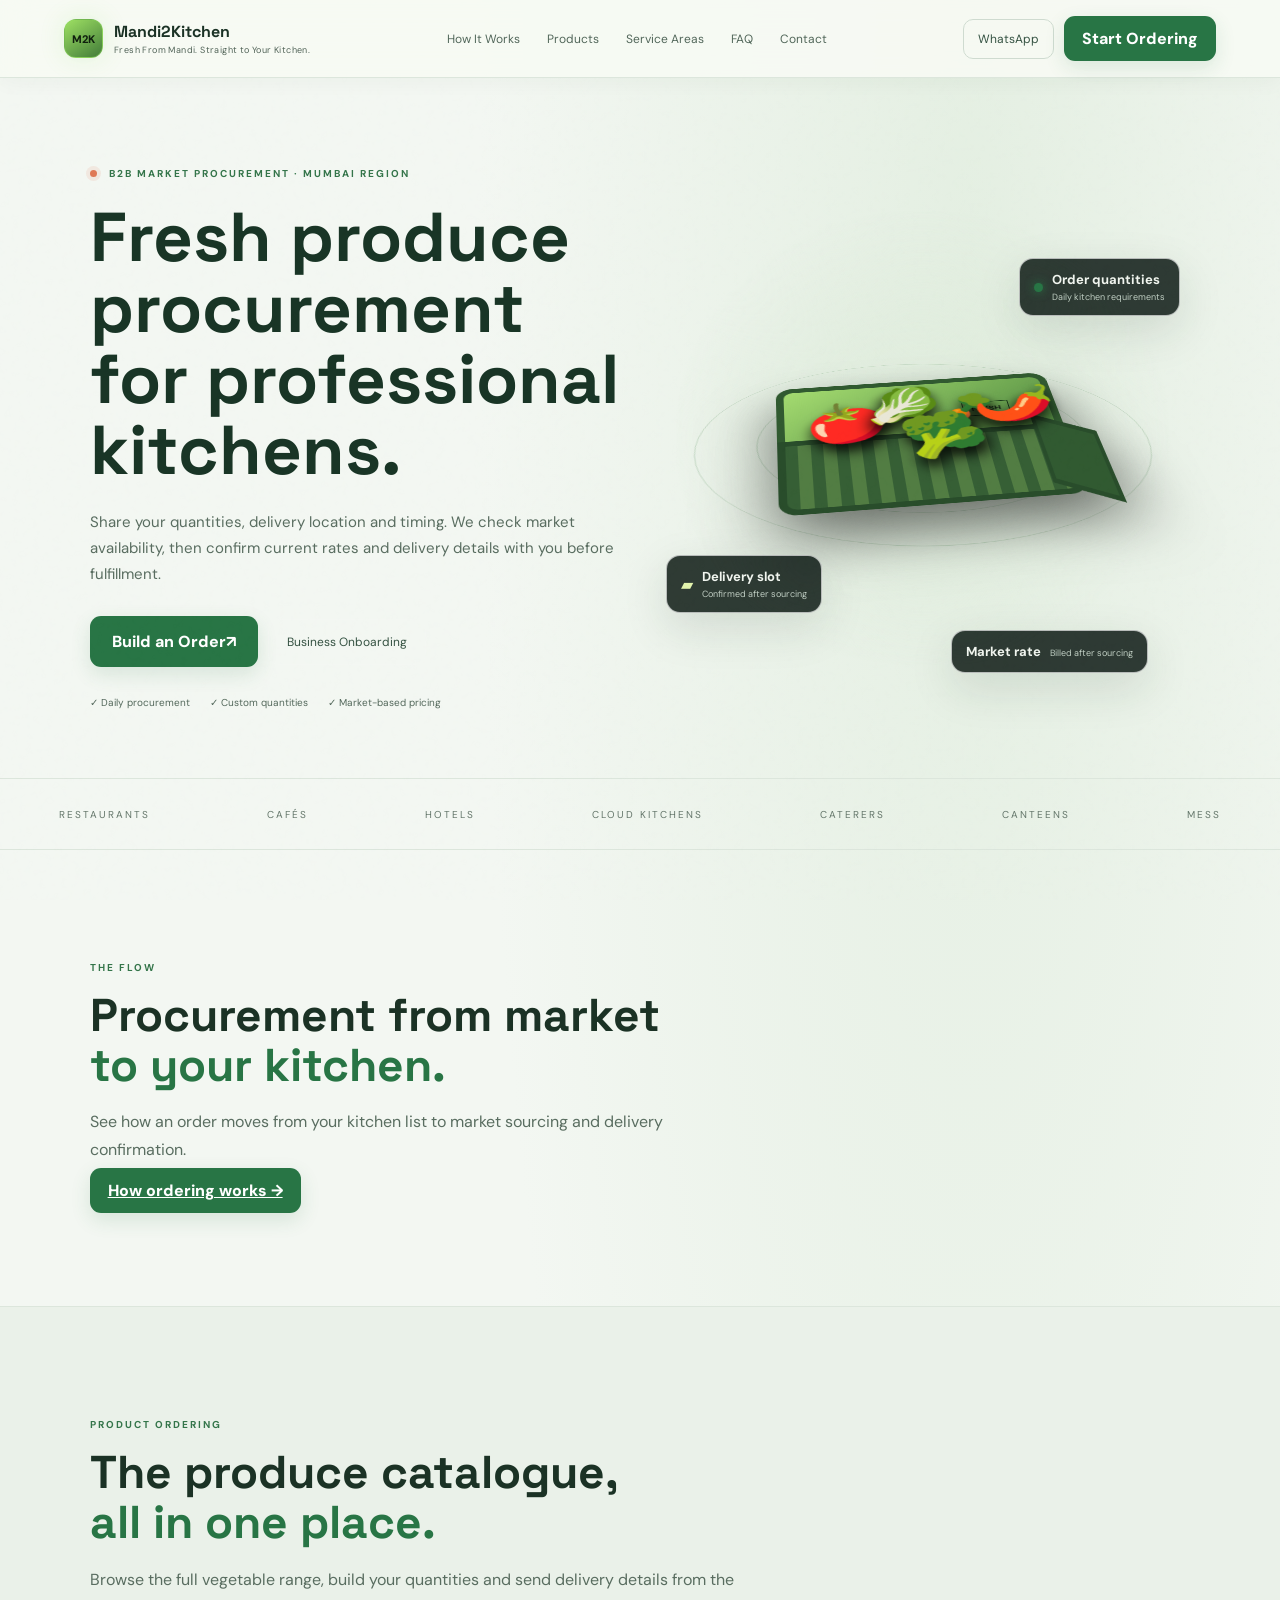
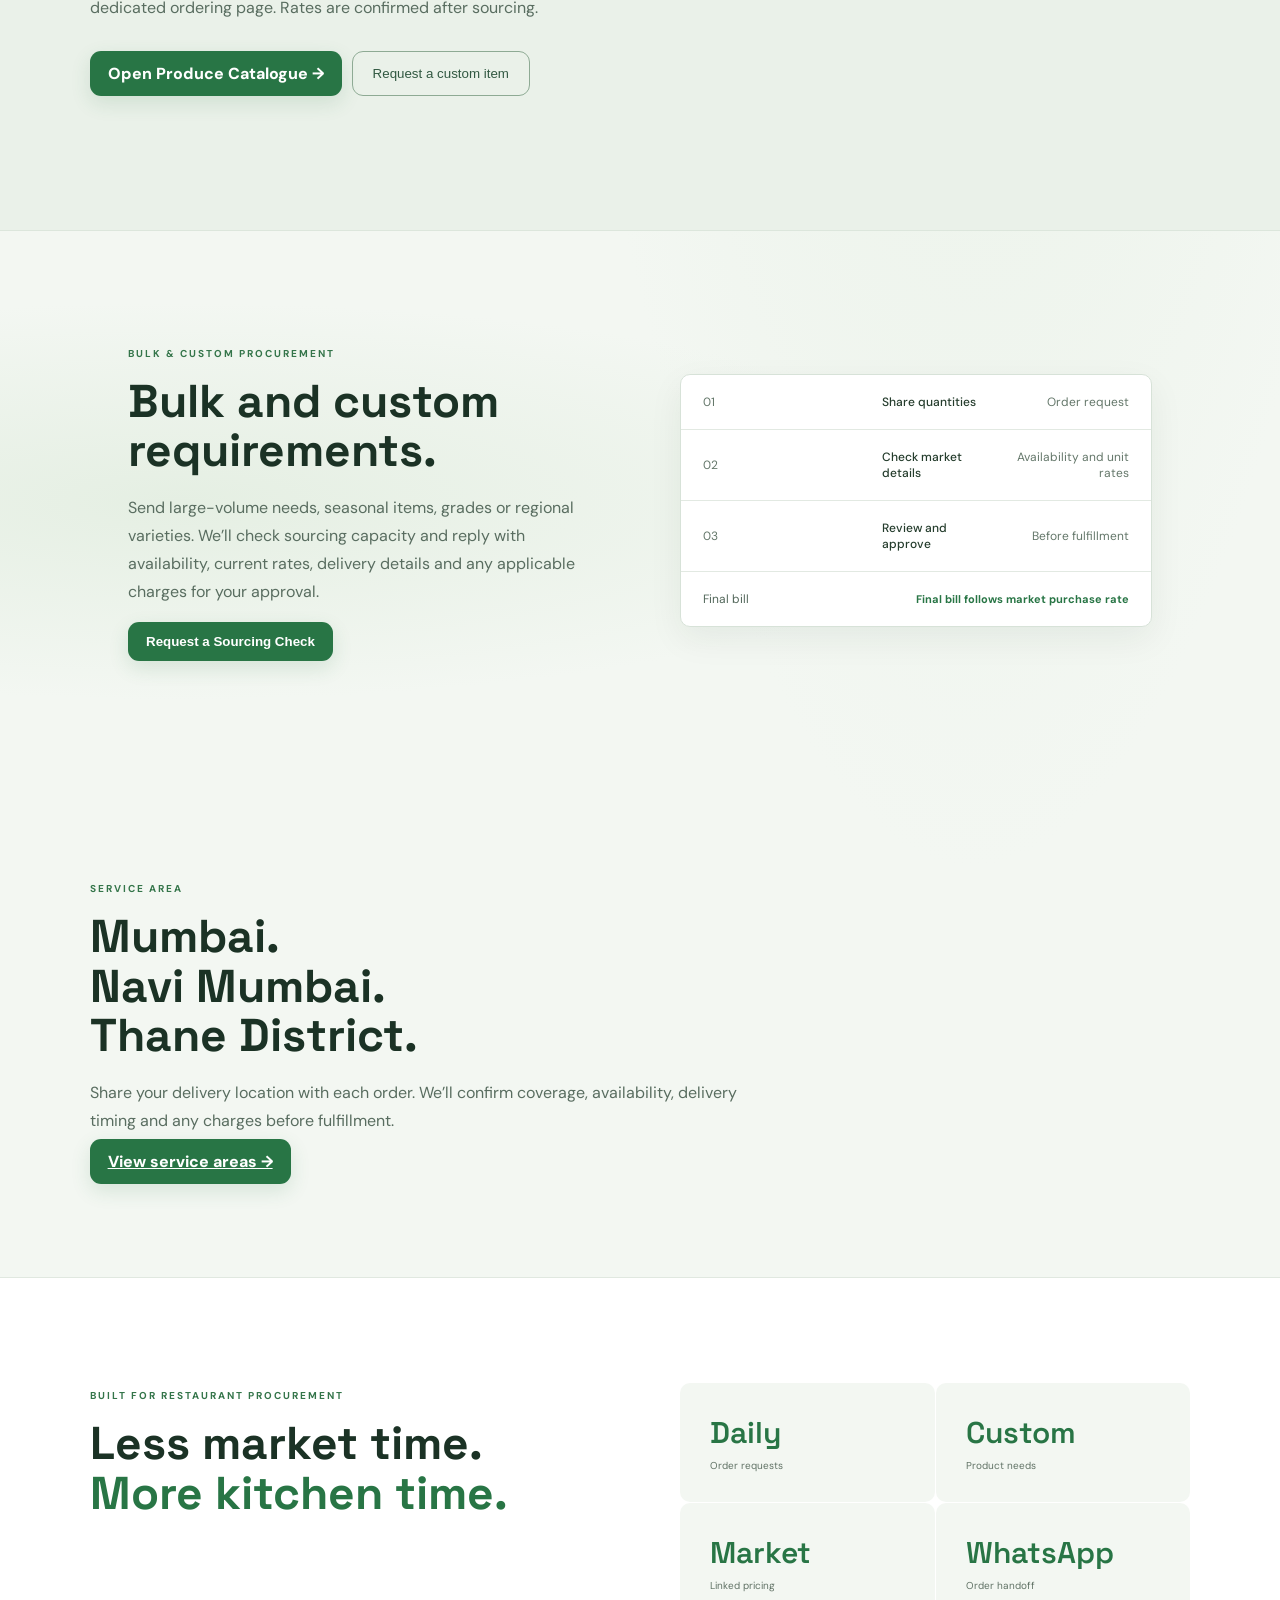
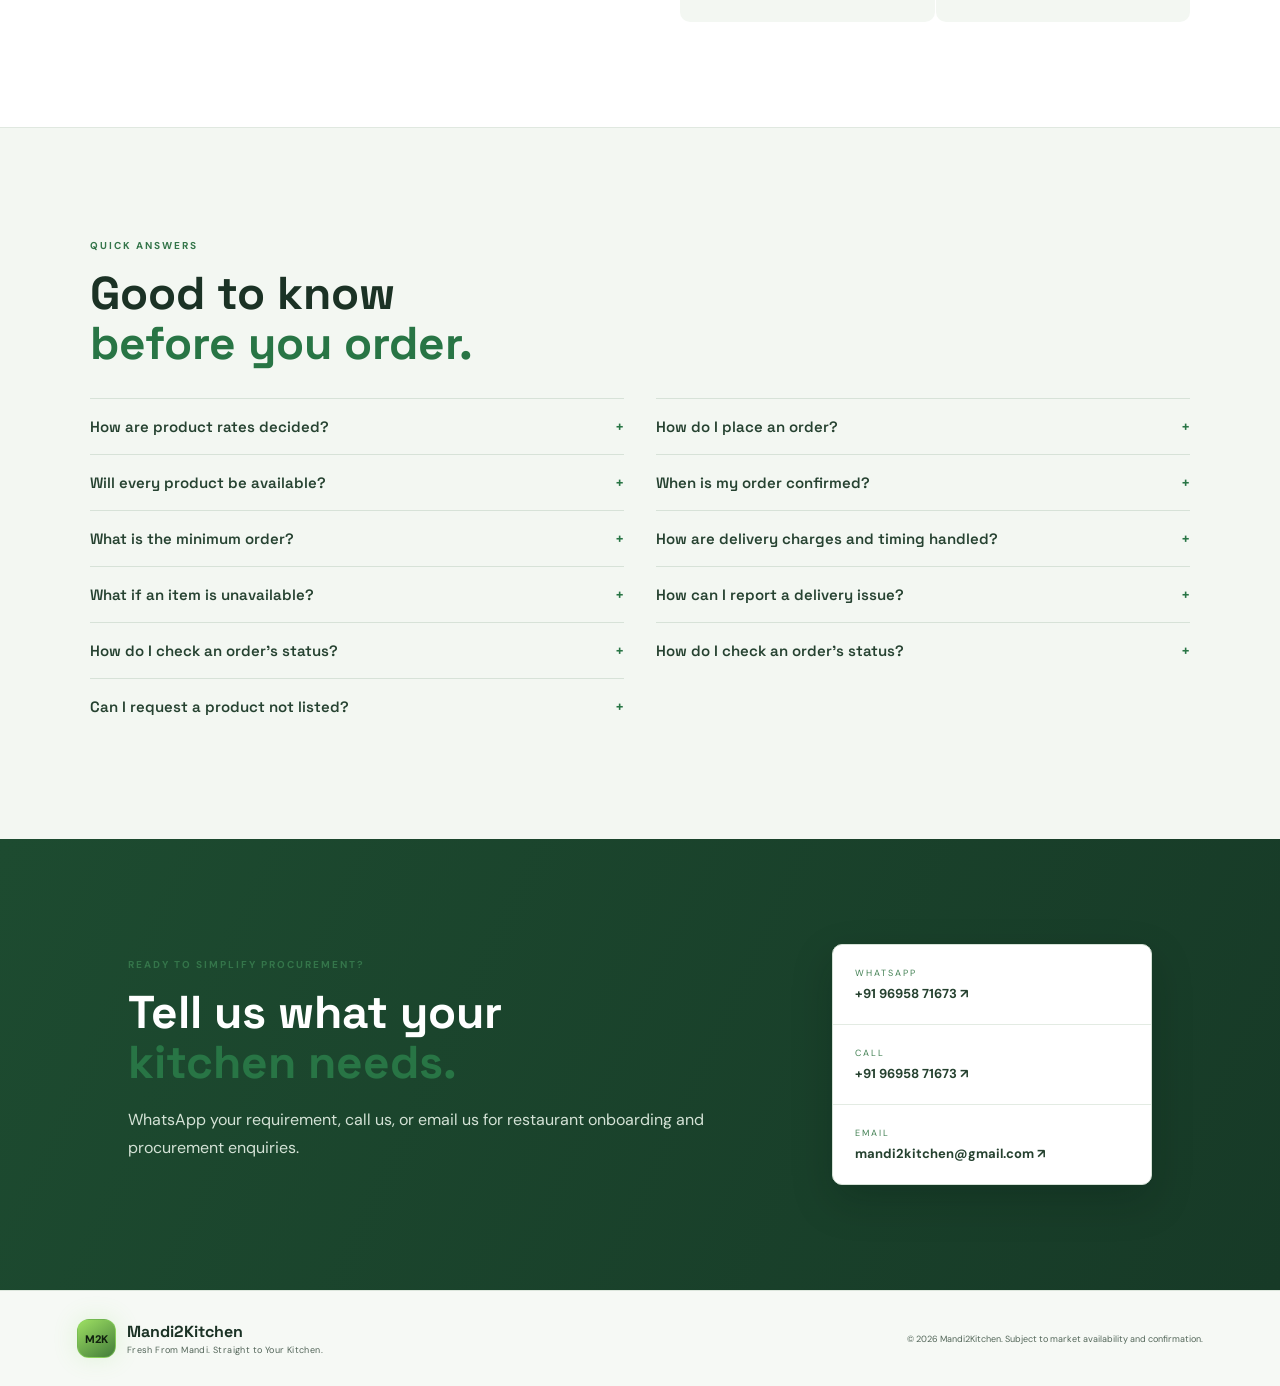
<file: Mandi2Kitchen-3D 3/index.html>
<!doctype html>
<html lang="en">
  <head>
    <meta charset="UTF-8">
    <meta name="viewport" content="width=device-width,initial-scale=1.0">
    <title>Mandi2Kitchen — Fresh From Mandi. Straight to Your Kitchen.</title>
    <meta name="description" content="B2B fresh-produce procurement and restaurant supply across Mumbai, Navi Mumbai and Thane.">
    <meta name="theme-color" content="#07100c">
    <meta property="og:type" content="website">
    <meta property="og:site_name" content="Mandi2Kitchen">
    <meta property="og:title" content="Mandi2Kitchen — Fresh From Mandi. Straight to Your Kitchen.">
    <meta property="og:description" content="Restaurant produce procurement across Mumbai, Navi Mumbai and Thane. Place your quantities first; final billing follows the market purchase rate.">
    <link rel="icon" type="image/svg+xml" href="favicon.svg">
    <link rel="preconnect" href="https://fonts.googleapis.com">
    <link rel="preconnect" href="https://fonts.gstatic.com" crossorigin>
    <link rel="stylesheet" href="styles.css">
    <link rel="stylesheet" href="visual-refresh.css">
  </head>
  <body class="home-page">
    <div class="grain">
    </div>
    <header class="nav">
      <a class="brand" href="#home">
        <span class="logo">M2K</span>
        <span>
          <b>Mandi2Kitchen</b>
          <small>Fresh From Mandi. Straight to Your Kitchen.</small>
        </span>
      </a>
      <nav id="siteNav">
        <a href="how-it-works.html">How It Works</a>
        <a href="products.html">Products</a>
        <a href="service-areas.html">Service Areas</a>
        <a href="#faq">FAQ</a>
        <a href="#contact">Contact</a>
      </nav>
      <button class="menu-toggle" type="button" aria-label="Open navigation menu" aria-expanded="false" aria-controls="siteNav" onclick="toggleMenu()" title="Open navigation menu">
        <span>
        </span>
        <span>
        </span>
        <span>
        </span>
      </button>
      <div class="nav-actions">
        <a class="wa" href="https://wa.me/919695871673?text=Hello%20Mandi2Kitchen%2C%20I%E2%80%99m%20interested%20in%20ordering%20fresh%20produce.%0A%0AMy%20name%3A%20%5BYour%20name%5D%0ARestaurant%3A%20%5BRestaurant%20name%5D%0ADelivery%20area%3A%20%5BArea%5D%0A%0APlease%20let%20me%20know%20how%20to%20get%20started." target="_blank" rel="noopener noreferrer">WhatsApp</a>
        <a class="primary order-link" href="products.html">Start Ordering <span class="order-count" id="orderCount" aria-live="polite" hidden>
          </span>
        </a>
      </div>
    </header>
    <main id="home">
      <section class="hero">
        <div class="hero-copy">
          <div class="eyebrow">
            <i>
            </i> B2B MARKET PROCUREMENT · MUMBAI REGION</div>
          <h1>Fresh produce procurement<br>for professional kitchens.</h1>
          <p>Share your quantities, delivery location and timing. We check market availability, then confirm current rates and delivery details with you before fulfillment.</p>
          <div class="hero-cta">
            <a class="primary xl" href="products.html">Build an Order <span>↗</span>
            </a>
            <a class="secondary" href="partner.html">Business Onboarding</a>
          </div>
          <div class="trust">
            <span>✓ Daily procurement</span>
            <span>✓ Custom quantities</span>
            <span>✓ Market-based pricing</span>
          </div>
        </div>
        <div class="scene" aria-label="3D fresh produce scene">
          <div class="orbit orbit1">
          </div>
          <div class="orbit orbit2">
          </div>
          <div class="crate">
            <div class="crate-top">
              <span>APMC</span>
              <b>FRESH</b>
            </div>
            <div class="crate-front">
            </div>
            <div class="crate-side">
            </div>
            <div class="produce p1">🍅</div>
            <div class="produce p2">🥬</div>
            <div class="produce p3">🥕</div>
            <div class="produce p4">🌶️</div>
            <div class="produce p5">🥦</div>
          </div>
          <div class="float-card card1">
            <span class="dot green">
            </span>
            <div>
              <b>Order quantities</b>
              <small>Daily kitchen requirements</small>
            </div>
          </div>
          <div class="float-card card2">
            <span class="truck">▰</span>
            <div>
              <b>Delivery slot</b>
              <small>Confirmed after sourcing</small>
            </div>
          </div>
          <div class="float-card card3">
            <b>Market rate</b>
            <small>Billed after sourcing</small>
          </div>
        </div>
      </section>
      <section class="ticker">
        <div>RESTAURANTS</div>
        <div>CAFÉS</div>
        <div>HOTELS</div>
        <div>CLOUD KITCHENS</div>
        <div>CATERERS</div>
        <div>CANTEENS</div>
        <div>MESS</div>
      </section>
      <section class="section process">
        <div class="section-head" data-home-reveal>
          <span class="eyebrow">THE FLOW</span>
          <h2>Procurement from market<br>
            <em>to your kitchen.</em>
          </h2>
          <p>See how an order moves from your kitchen list to market sourcing and delivery confirmation.</p>
          <a class="primary" href="how-it-works.html">How ordering works →</a>
        </div>
      </section>
      <section class="section products">
        <div class="section-head" data-home-reveal>
          <span class="eyebrow">PRODUCT ORDERING</span>
          <h2>The produce catalogue,<br>
            <em>all in one place.</em>
          </h2>
          <p>Browse the full vegetable range, build your quantities and send delivery details from the dedicated ordering page. Rates are confirmed after sourcing.</p>
          <div class="hero-cta">
            <a class="primary" href="products.html">Open Produce Catalogue →</a>
            <button class="outline" onclick="openRequest()">Request a custom item</button>
          </div>
        </div>
      </section>
      <section class="quote-section">
        <div data-home-reveal>
          <span class="eyebrow">BULK & CUSTOM PROCUREMENT</span>
          <h2>Bulk and custom<br>requirements.</h2>
          <p>Send large-volume needs, seasonal items, grades or regional varieties. We’ll check sourcing capacity and reply with availability, current rates, delivery details and any applicable charges for your approval.</p>
          <button class="primary" onclick="openRequest()">Request a Sourcing Check</button>
        </div>
        <div class="quote-panel" data-home-reveal>
          <div class="quote-row">
            <span>01</span>
            <b>Share quantities</b>
            <i>Order request</i>
          </div>
          <div class="quote-row">
            <span>02</span>
            <b>Check market details</b>
            <i>Availability and unit rates</i>
          </div>
          <div class="quote-row">
            <span>03</span>
            <b>Review and approve</b>
            <i>Before fulfillment</i>
          </div>
          <div class="quote-total">
            <span>Final bill</span>
            <strong>Final bill follows market purchase rate</strong>
          </div>
        </div>
      </section>
      <section class="section service-preview">
        <div class="section-head" data-home-reveal>
          <span class="eyebrow">SERVICE AREA</span>
          <h2>Mumbai.<br>Navi Mumbai.<br>Thane District.</h2>
          <p>Share your delivery location with each order. We’ll confirm coverage, availability, delivery timing and any charges before fulfillment.</p>
          <a class="primary" href="service-areas.html">View service areas →</a>
        </div>
      </section>
      <section id="about" class="section metrics">
        <div data-home-reveal>
          <span class="eyebrow">BUILT FOR RESTAURANT PROCUREMENT</span>
          <h2>Less market time.<br>
            <em>More kitchen time.</em>
          </h2>
        </div>
        <div class="metric-grid" data-home-reveal>
          <div>
            <strong>Daily</strong>
            <span>Order requests</span>
          </div>
          <div>
            <strong>Custom</strong>
            <span>Product needs</span>
          </div>
          <div>
            <strong>Market</strong>
            <span>Linked pricing</span>
          </div>
          <div>
            <strong>WhatsApp</strong>
            <span>Order handoff</span>
          </div>
        </div>
      </section>
      <section id="faq" class="section faq">
        <div class="section-head" data-home-reveal>
          <span class="eyebrow">QUICK ANSWERS</span>
          <h2>Good to know<br>
            <em>before you order.</em>
          </h2>
        </div>
        <div class="faq-grid" data-home-reveal>
          <details>
            <summary>How are product rates decided?</summary>
            <p>Rates vary with the market. We confirm availability, current unit rates and any applicable charges in WhatsApp. Final billing follows the market purchase rate.</p>
          </details>
          <details>
            <summary>How do I place an order?</summary>
            <p>Add products and quantities in the catalogue, then send your delivery details to our WhatsApp Business account.</p>
          </details>
          <details>
            <summary>Will every product be available?</summary>
            <p>Availability changes with the market. We confirm each requested item before accepting the order.</p>
          </details>
          <details>
            <summary>When is my order confirmed?</summary>
            <p>We send the availability, rates and delivery details for review. The order moves forward after you approve the details in WhatsApp.</p>
          </details>
          <details>
            <summary>What is the minimum order?</summary>
            <p>The minimum is 10 kg combined across products ordered in kilograms. Items ordered by piece, bunch, box or crate do not count toward the 10 kg minimum.</p>
          </details>
          <details>
            <summary>How are delivery charges and timing handled?</summary>
            <p>Coverage, delivery timing and any applicable charges are confirmed for your location and requested date before you approve.</p>
          </details>
          <details>
            <summary>What if an item is unavailable?</summary>
            <p>We’ll confirm availability with you. Substitutions are not assumed; tell us your preference and approve any changes in WhatsApp.</p>
          </details>
          <details>
            <summary>How can I report a delivery issue?</summary>
            <p>If an item is missing or not as requested, message us with your PO or order reference, affected item, quantity and a photo if available. <a href="https://wa.me/919695871673?text=ORDER%20FOLLOW-UP%20%E2%80%94%20Mandi2Kitchen%0A%0APO%20or%20order%20reference%3A%20%0AAffected%20item%3A%20%0AQuantity%3A%20%0ADescription%20of%20issue%3A%20%0APhoto%20available%3A%20Yes%20%2F%20No" target="_blank" rel="noopener noreferrer">Contact order support on WhatsApp.</a></p>
          </details>
          <details>
            <summary>How do I check an order’s status?</summary>
            <p>Status updates are handled directly in WhatsApp, not through a live website tracker. <a href="https://wa.me/919695871673?text=ORDER%20STATUS%20UPDATE%20%E2%80%94%20Mandi2Kitchen%0A%0APO%20or%20order%20reference%3A%20%0ARestaurant%3A%20%0ADelivery%20date%3A%20%0APlease%20share%20the%20latest%20order%20status." target="_blank" rel="noopener noreferrer">Request an update with your order reference.</a></p>
          </details>
          <details>
            <summary>How do I check an order’s status?</summary>
            <p>Status updates are handled directly in WhatsApp, not through a live website tracker. <a href="https://wa.me/919695871673?text=ORDER%20STATUS%20UPDATE%20%E2%80%94%20Mandi2Kitchen%0A%0APO%20or%20order%20reference%3A%20%0ARestaurant%3A%20%0ADelivery%20date%3A%20%0APlease%20share%20the%20latest%20order%20status." target="_blank" rel="noopener noreferrer">Request an update with your order reference.</a></p>
          </details>
          <details>
            <summary>Can I request a product not listed?</summary>
            <p>Yes. Use the custom produce request on the catalogue page to send the product, quantity and specifications.</p>
          </details>
        </div>
      </section>
      <section id="contact" class="contact">
        <div data-home-reveal>
          <span class="eyebrow">READY TO SIMPLIFY PROCUREMENT?</span>
          <h2>Tell us what your<br>
            <em>kitchen needs.</em>
          </h2>
          <p>WhatsApp your requirement, call us, or email us for restaurant onboarding and procurement enquiries.</p>
        </div>
        <div class="contact-card" data-home-reveal>
          <a href="https://wa.me/919695871673?s=t" target="_blank" rel="noopener noreferrer">
            <small>WHATSAPP</small>
            <b>+91 96958 71673 ↗</b>
          </a>
          <a href="tel:+919695871673">
            <small>CALL</small>
            <b>+91 96958 71673 ↗</b>
          </a>
          <a href="mailto:mandi2kitchen@gmail.com">
            <small>EMAIL</small>
            <b>mandi2kitchen@gmail.com ↗</b>
          </a>
        </div>
      </section>
    </main>
    <footer>
      <div class="brand">
        <span class="logo">M2K</span>
        <span>
          <b>Mandi2Kitchen</b>
          <small>Fresh From Mandi. Straight to Your Kitchen.</small>
        </span>
      </div>
      <span>© 2026 Mandi2Kitchen. Subject to market availability and confirmation.</span>
    </footer>
    <div class="modal" id="requestModal">
      <div class="modal-box">
        <button class="close" onclick="closeModal()">×</button>
        <span class="eyebrow">CUSTOM PROCUREMENT</span>
        <h2>Request any vegetable.</h2>
        <p>Tell us the product, quantity and date. We will check market availability and confirm the rate.</p>
        <div class="form-grid">
          <input id="reqProduct" placeholder="Product name">
          <input id="reqQty" type="number" placeholder="Quantity">
          <select id="reqUnit">
            <option>kg</option>
            <option>piece</option>
            <option>bunch</option>
            <option>box</option>
            <option>crate</option>
          </select>
          <input id="reqDate" type="date">
          <input id="reqQuality" placeholder="Quality / size / variety">
          <textarea id="reqNotes" placeholder="Notes or special requirement">
          </textarea>
        </div>
        <button class="primary wide" onclick="sendRequest()">Request via WhatsApp →</button>
      </div>
    </div>
    <script src="app.js">
    </script>
  </body>
</html>
</file>
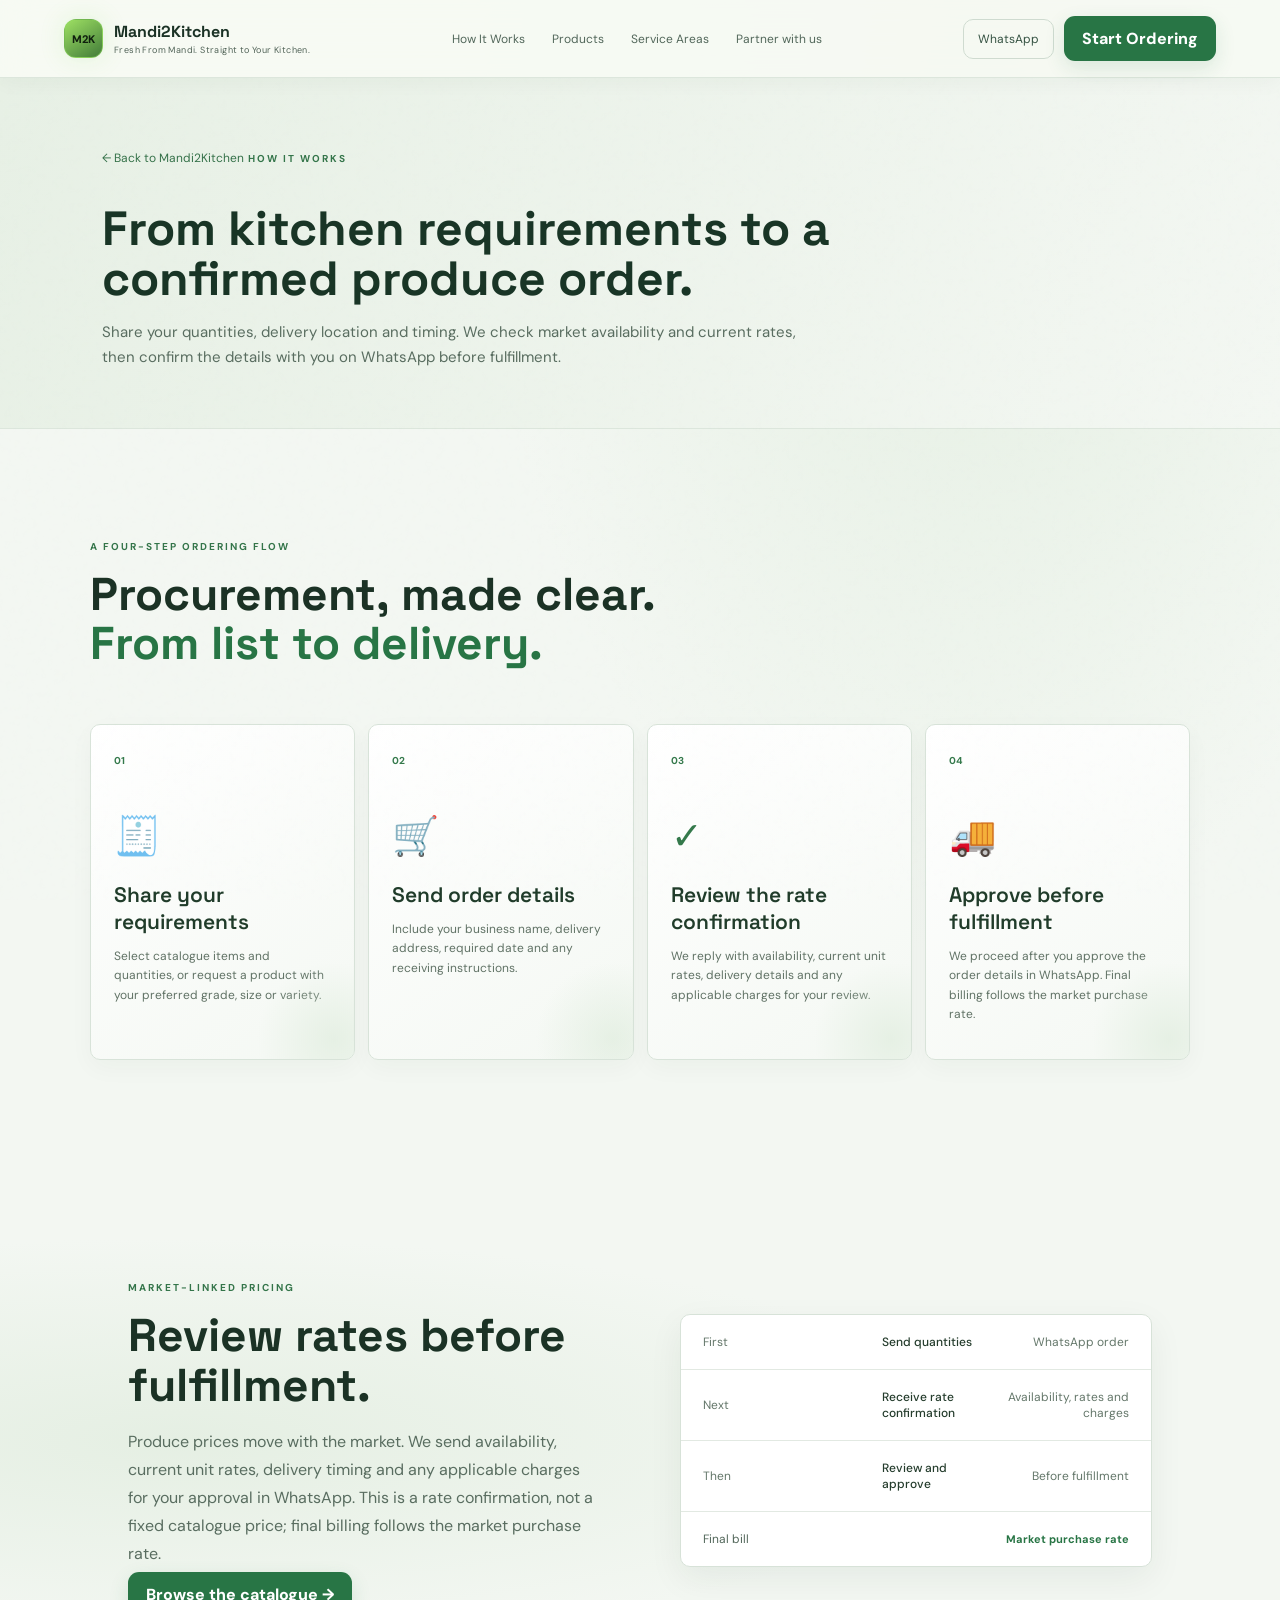
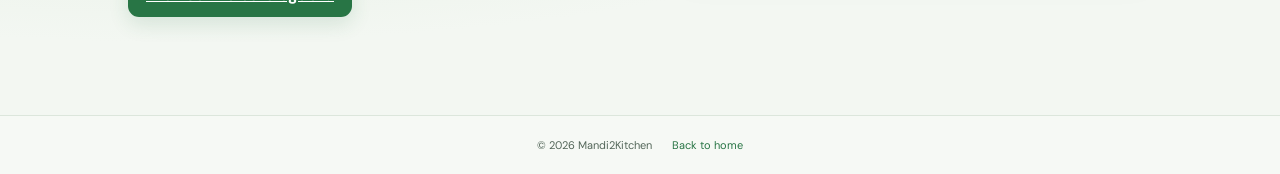
<file: Mandi2Kitchen-3D 3/how-it-works.html>
<!doctype html>
<html lang="en">
  <head>
    <meta charset="UTF-8">
    <meta name="viewport" content="width=device-width, initial-scale=1.0">
    <title>How Ordering Works | Mandi2Kitchen</title>
    <meta name="description" content="Learn how Mandi2Kitchen restaurant produce orders are requested, sourced, checked and confirmed for delivery.">
    <meta name="theme-color" content="#07100c">
    <link rel="icon" type="image/svg+xml" href="favicon.svg">
    <link rel="preconnect" href="https://fonts.googleapis.com">
    <link rel="preconnect" href="https://fonts.gstatic.com" crossorigin>
    <link rel="stylesheet" href="styles.css">
    <link rel="stylesheet" href="visual-refresh.css">
  </head>
  <body class="how-it-works-page">
    <div class="grain">
    </div>
    <header class="nav">
      <a class="brand" href="index.html#home">
        <span class="logo">M2K</span>
        <span>
          <b>Mandi2Kitchen</b>
          <small>Fresh From Mandi. Straight to Your Kitchen.</small>
        </span>
      </a>
      <nav id="siteNav">
        <a href="#process">How It Works</a>
        <a href="products.html">Products</a>
        <a href="service-areas.html">Service Areas</a>
        <a href="partner.html">Partner with us</a>
      </nav>
      <button class="menu-toggle" type="button" aria-label="Open navigation menu" aria-expanded="false" aria-controls="siteNav" onclick="toggleMenu()" title="Open navigation menu">
        <span>
        </span>
        <span>
        </span>
        <span>
        </span>
      </button>
      <div class="nav-actions">
        <a class="wa" href="https://wa.me/919695871673?text=Hello%20Mandi2Kitchen%2C%20I%E2%80%99m%20interested%20in%20ordering%20fresh%20produce.%0A%0AMy%20name%3A%20%5BYour%20name%5D%0ARestaurant%3A%20%5BRestaurant%20name%5D%0ADelivery%20area%3A%20%5BArea%5D%0A%0APlease%20let%20me%20know%20how%20to%20get%20started." target="_blank" rel="noopener noreferrer">WhatsApp</a>
        <a class="primary order-link" href="products.html">Start Ordering</a>
      </div>
    </header>
    <main>
      <section class="partner-hero">
        <div class="partner-hero-inner">
          <a class="partner-back" href="index.html">← Back to Mandi2Kitchen</a>
          <span class="eyebrow">HOW IT WORKS</span>
          <h1>From kitchen requirements to a confirmed produce order.</h1>
          <p>Share your quantities, delivery location and timing. We check market availability and current rates, then confirm the details with you on WhatsApp before fulfillment.</p>
        </div>
      </section>
      <section id="process" class="section process">
        <div class="section-head">
          <span class="eyebrow">A FOUR-STEP ORDERING FLOW</span>
          <h2>Procurement, made clear.<br>
            <em>From list to delivery.</em>
          </h2>
        </div>
        <div class="steps">
          <article>
            <b>01</b>
            <span>🧾</span>
            <h3>Share your requirements</h3>
            <p>Select catalogue items and quantities, or request a product with your preferred grade, size or variety.</p>
          </article>
          <article>
            <b>02</b>
            <span>🛒</span>
            <h3>Send order details</h3>
            <p>Include your business name, delivery address, required date and any receiving instructions.</p>
          </article>
          <article>
            <b>03</b>
            <span>✓</span>
            <h3>Review the rate confirmation</h3>
            <p>We reply with availability, current unit rates, delivery details and any applicable charges for your review.</p>
          </article>
          <article>
            <b>04</b>
            <span>🚚</span>
            <h3>Approve before fulfillment</h3>
            <p>We proceed after you approve the order details in WhatsApp. Final billing follows the market purchase rate.</p>
          </article>
        </div>
      </section>
      <section class="quote-section">
        <div>
          <span class="eyebrow">MARKET-LINKED PRICING</span>
          <h2>Review rates before fulfillment.</h2>
          <p>Produce prices move with the market. We send availability, current unit rates, delivery timing and any applicable charges for your approval in WhatsApp. This is a rate confirmation, not a fixed catalogue price; final billing follows the market purchase rate.</p>
          <a class="primary" href="products.html">Browse the catalogue →</a>
        </div>
        <div class="quote-panel">
          <div class="quote-row">
            <span>First</span>
            <b>Send quantities</b>
            <i>WhatsApp order</i>
          </div>
          <div class="quote-row">
            <span>Next</span>
            <b>Receive rate confirmation</b>
            <i>Availability, rates and charges</i>
          </div>
          <div class="quote-row">
            <span>Then</span>
            <b>Review and approve</b>
            <i>Before fulfillment</i>
          </div>
          <div class="quote-total">
            <span>Final bill</span>
            <strong>Market purchase rate</strong>
          </div>
        </div>
      </section>
    </main>
    <footer class="partner-footer">
      <div class="partner-footer-inner">
        <span>© 2026 Mandi2Kitchen</span>
        <a href="index.html">Back to home</a>
      </div>
    </footer>
    <script src="app.js">
    </script>
  </body>
</html>
</file>
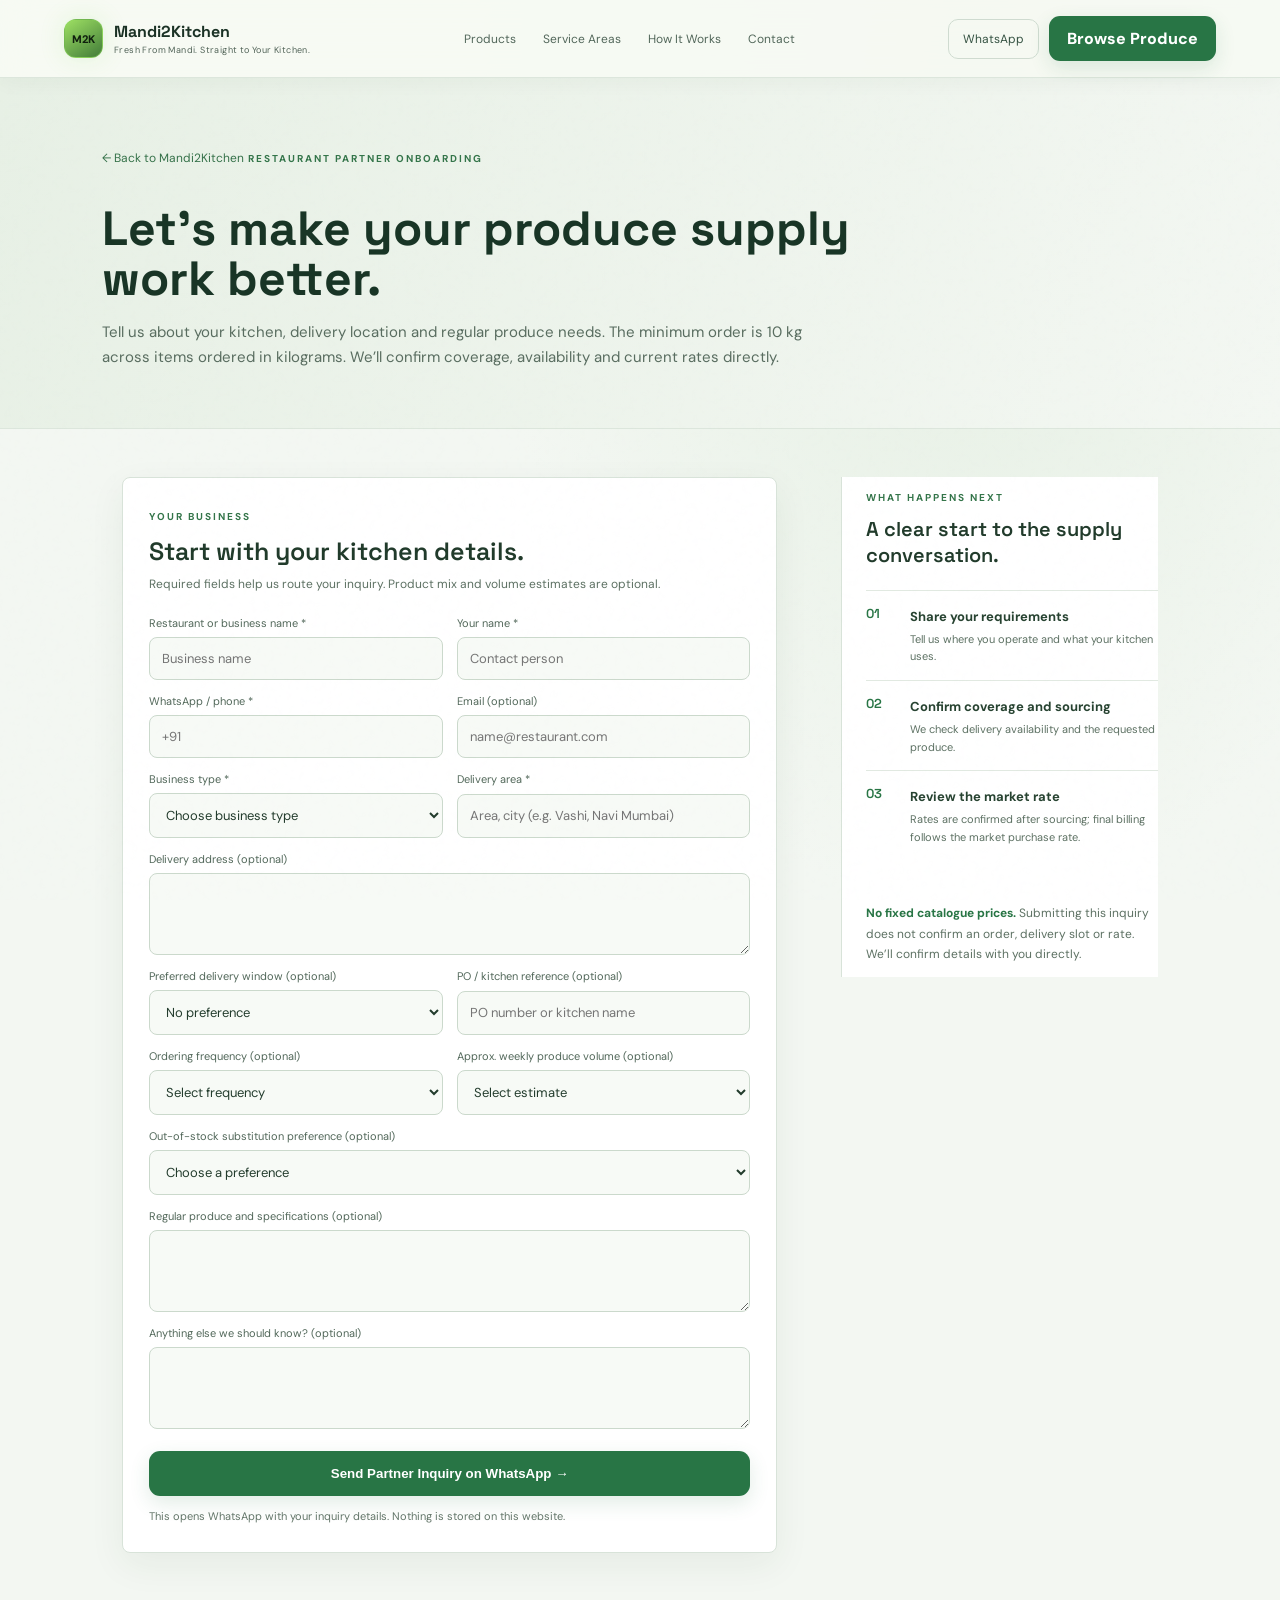
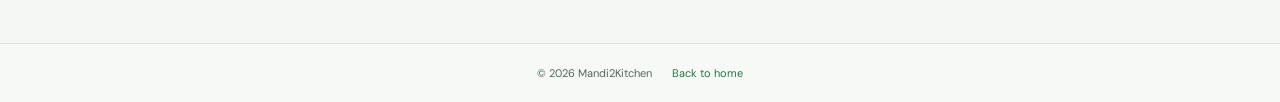
<file: Mandi2Kitchen-3D 3/partner.html>
<!doctype html>
<html lang="en">
  <head>
    <meta charset="UTF-8">
    <meta name="viewport" content="width=device-width, initial-scale=1.0">
    <title>Restaurant Partner Onboarding | Mandi2Kitchen</title>
    <meta name="description" content="Tell Mandi2Kitchen about your restaurant and produce needs. We'll confirm delivery coverage, availability and market rates after sourcing.">
    <meta name="theme-color" content="#07100c">
    <meta property="og:type" content="website">
    <meta property="og:site_name" content="Mandi2Kitchen">
    <meta property="og:title" content="Restaurant Partner Onboarding | Mandi2Kitchen">
    <meta property="og:description" content="Share your restaurant and delivery requirements to start a produce procurement conversation.">
    <link rel="icon" type="image/svg+xml" href="favicon.svg">
    <link rel="preconnect" href="https://fonts.googleapis.com">
    <link rel="preconnect" href="https://fonts.gstatic.com" crossorigin>
    <link rel="stylesheet" href="styles.css">
    <link rel="stylesheet" href="visual-refresh.css">
  </head>
  <body>
    <div class="grain">
    </div>
    <header class="nav">
      <a class="brand" href="index.html#home">
        <span class="logo">M2K</span>
        <span>
          <b>Mandi2Kitchen</b>
          <small>Fresh From Mandi. Straight to Your Kitchen.</small>
        </span>
      </a>
      <nav id="siteNav">
        <a href="products.html">Products</a>
        <a href="service-areas.html">Service Areas</a>
        <a href="how-it-works.html">How It Works</a>
        <a href="index.html#contact">Contact</a>
      </nav>
      <button class="menu-toggle" type="button" aria-label="Open navigation menu" aria-expanded="false" aria-controls="siteNav" onclick="togglePartnerMenu()" title="Open navigation menu">
        <span>
        </span>
        <span>
        </span>
        <span>
        </span>
      </button>
      <div class="nav-actions">
        <a class="wa" href="https://wa.me/919695871673?text=Hello%20Mandi2Kitchen%2C%20I%E2%80%99m%20interested%20in%20ordering%20fresh%20produce.%0A%0AMy%20name%3A%20%5BYour%20name%5D%0ARestaurant%3A%20%5BRestaurant%20name%5D%0ADelivery%20area%3A%20%5BArea%5D%0A%0APlease%20let%20me%20know%20how%20to%20get%20started." target="_blank" rel="noopener noreferrer">WhatsApp</a>
        <a class="primary order-link" href="products.html">Browse Produce</a>
      </div>
    </header>
    <main id="mainContent" class="partner-page">
      <section class="partner-hero">
        <div class="partner-hero-inner">
          <a class="partner-back" href="index.html">← Back to Mandi2Kitchen</a>
          <span class="eyebrow">RESTAURANT PARTNER ONBOARDING</span>
          <h1>Let’s make your produce supply work better.</h1>
          <p>Tell us about your kitchen, delivery location and regular produce needs. The minimum order is 10 kg across items ordered in kilograms. We’ll confirm coverage, availability and current rates directly.</p>
        </div>
      </section>
      <section class="partner-layout" aria-label="Restaurant partner inquiry">
        <form class="partner-form" id="partnerForm">
          <span class="eyebrow">YOUR BUSINESS</span>
          <h2>Start with your kitchen details.</h2>
          <p>Required fields help us route your inquiry. Product mix and volume estimates are optional.</p>
          <div class="partner-fields">
            <label>
              <span>Restaurant or business name *</span>
              <input name="businessName" autocomplete="organization" required placeholder="Business name">
            </label>
            <label>
              <span>Your name *</span>
              <input name="contactName" autocomplete="name" required placeholder="Contact person">
            </label>
            <label>
              <span>WhatsApp / phone *</span>
              <input name="phone" type="tel" autocomplete="tel" required placeholder="+91">
            </label>
            <label>
              <span>Email (optional)</span>
              <input name="email" type="email" autocomplete="email" placeholder="name@restaurant.com">
            </label>
            <label>
              <span>Business type *</span>
              <select name="businessType" required>
                <option value="">Choose business type</option>
                <option>Restaurant</option>
                <option>Hotel</option>
                <option>Cafe</option>
                <option>Cloud kitchen</option>
                <option>Caterer</option>
                <option>Canteen or mess</option>
                <option>Other</option>
              </select>
            </label>
            <label>
              <span>Delivery area *</span>
              <input name="deliveryArea" autocomplete="address-level2" required placeholder="Area, city (e.g. Vashi, Navi Mumbai)">
            </label>
            <label class="partner-full">
              <span>Delivery address (optional)</span>
              <textarea name="address" autocomplete="street-address" placeholder="Street, building and landmark">
              </textarea>
            </label>
            <label>
              <span>Preferred delivery window (optional)</span>
              <select name="deliveryWindow">
                <option value="">No preference</option>
                <option>Early morning</option>
                <option>Morning</option>
                <option>Afternoon</option>
                <option>Evening</option>
              </select>
            </label>
            <label>
              <span>PO / kitchen reference (optional)</span>
              <input name="orderReference" maxlength="60" placeholder="PO number or kitchen name">
            </label>
            <label>
              <span>Ordering frequency (optional)</span>
              <select name="frequency">
                <option value="">Select frequency</option>
                <option>Daily</option>
                <option>2–3 times per week</option>
                <option>Weekly</option>
                <option>As needed</option>
                <option>Not sure yet</option>
              </select>
            </label>
            <label>
              <span>Approx. weekly produce volume (optional)</span>
              <select name="volume">
                <option value="">Select estimate</option>
                <option>Under 50 kg</option>
                <option>50–200 kg</option>
                <option>201–500 kg</option>
                <option>Over 500 kg</option>
                <option>Not sure yet</option>
              </select>
            </label>
            <label class="partner-full">
              <span>Out-of-stock substitution preference (optional)</span>
              <select name="substitutionPreference">
                <option value="">Choose a preference</option>
                <option>Please contact me before any substitution</option>
                <option>No substitutions</option>
                <option>Equivalent item only after confirmation</option>
              </select>
            </label>
            <label class="partner-full">
              <span>Regular produce and specifications (optional)</span>
              <textarea name="produceNeeds" placeholder="Common items, grades, sizes, varieties or special requirements">
              </textarea>
            </label>
            <label class="partner-full">
              <span>Anything else we should know? (optional)</span>
              <textarea name="notes" placeholder="Receiving hours, access instructions or questions">
              </textarea>
            </label>
          </div>
          <button class="primary xl" type="submit">Send Partner Inquiry on WhatsApp →</button>
          <p class="partner-privacy">This opens WhatsApp with your inquiry details. Nothing is stored on this website.</p>
        </form>
        <aside class="partner-aside">
          <span class="eyebrow">WHAT HAPPENS NEXT</span>
          <h2>A clear start to the supply conversation.</h2>
          <ol class="partner-steps">
            <li>
              <span>01</span>
              <div>
                <b>Share your requirements</b>
                <p>Tell us where you operate and what your kitchen uses.</p>
              </div>
            </li>
            <li>
              <span>02</span>
              <div>
                <b>Confirm coverage and sourcing</b>
                <p>We check delivery availability and the requested produce.</p>
              </div>
            </li>
            <li>
              <span>03</span>
              <div>
                <b>Review the market rate</b>
                <p>Rates are confirmed after sourcing; final billing follows the market purchase rate.</p>
              </div>
            </li>
          </ol>
          <p class="partner-rate-note">
            <strong>No fixed catalogue prices.</strong> Submitting this inquiry does not confirm an order, delivery slot or rate. We’ll confirm details with you directly.</p>
        </aside>
      </section>
    </main>
    <footer class="partner-footer">
      <div class="partner-footer-inner">
        <span>© 2026 Mandi2Kitchen</span>
        <a href="index.html">Back to home</a>
      </div>
    </footer>
    <script src="partner.js" defer>
    </script>
  </body>
</html>
</file>
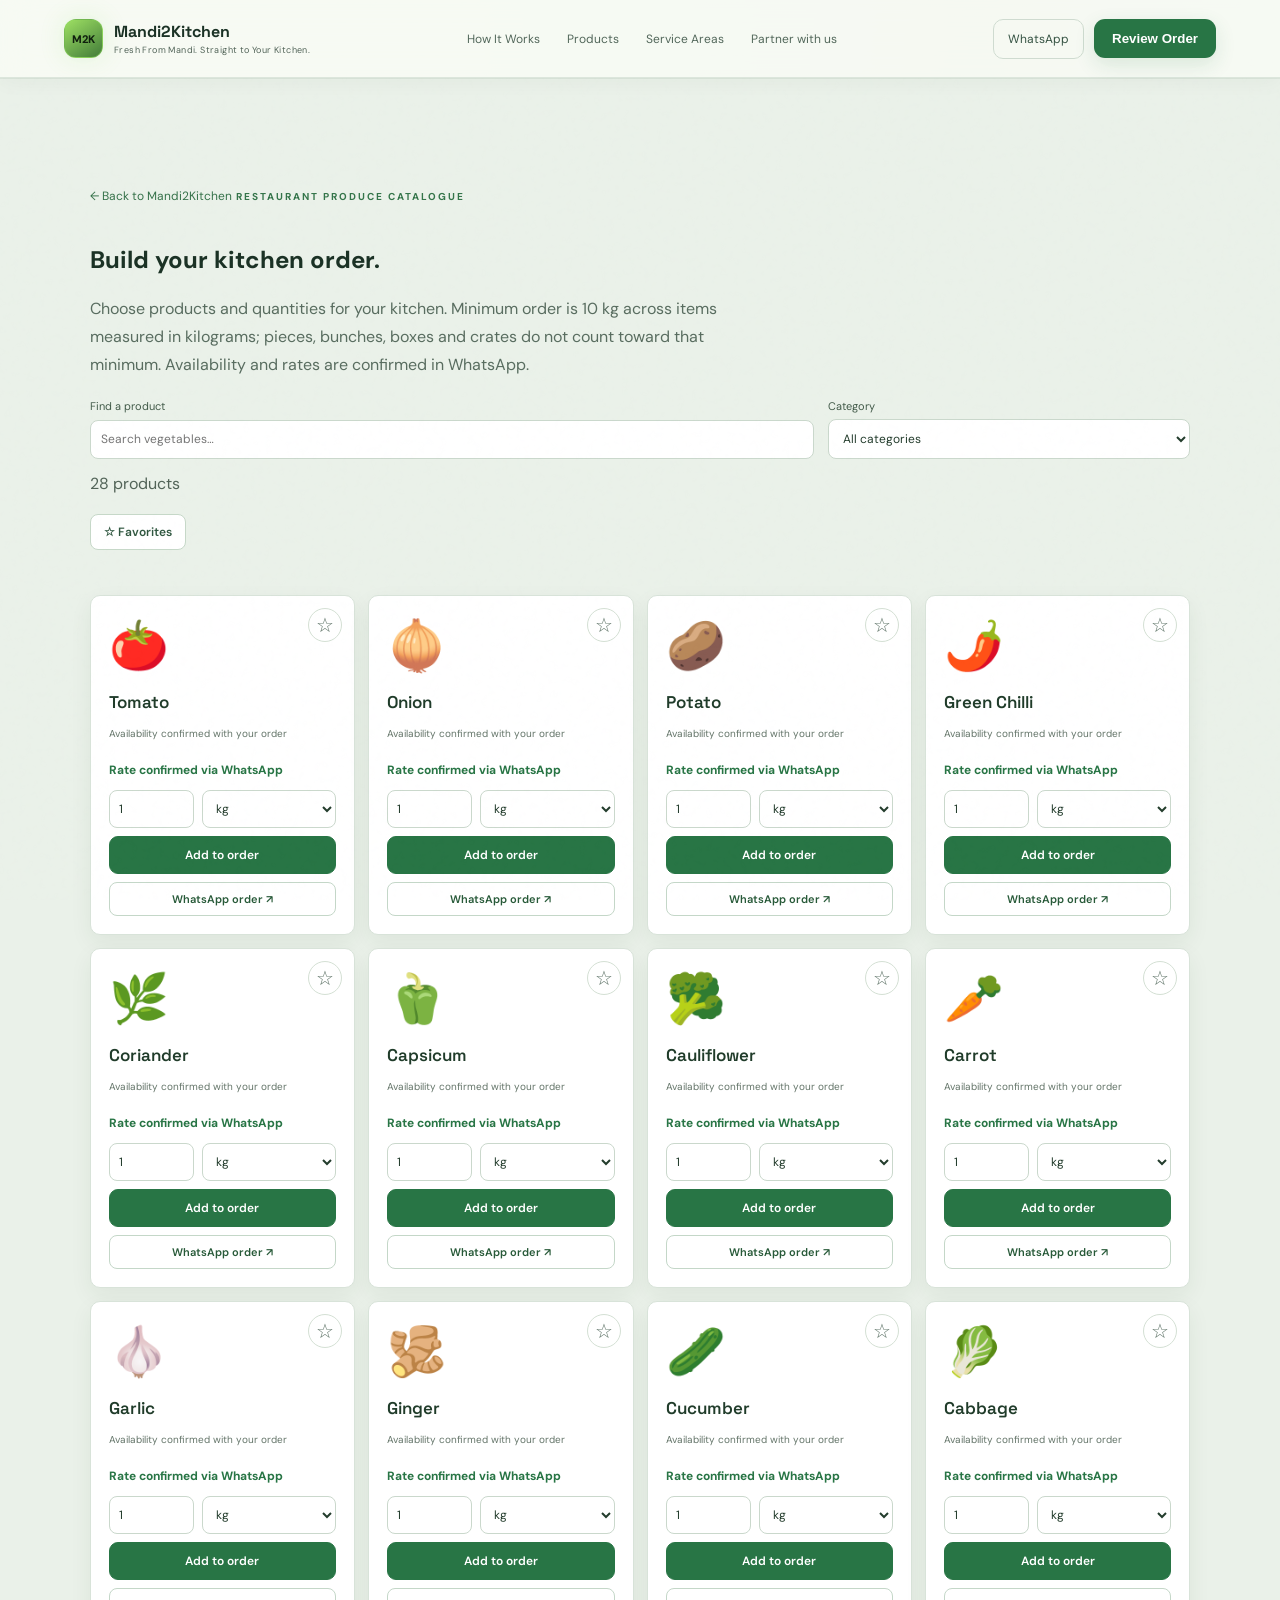
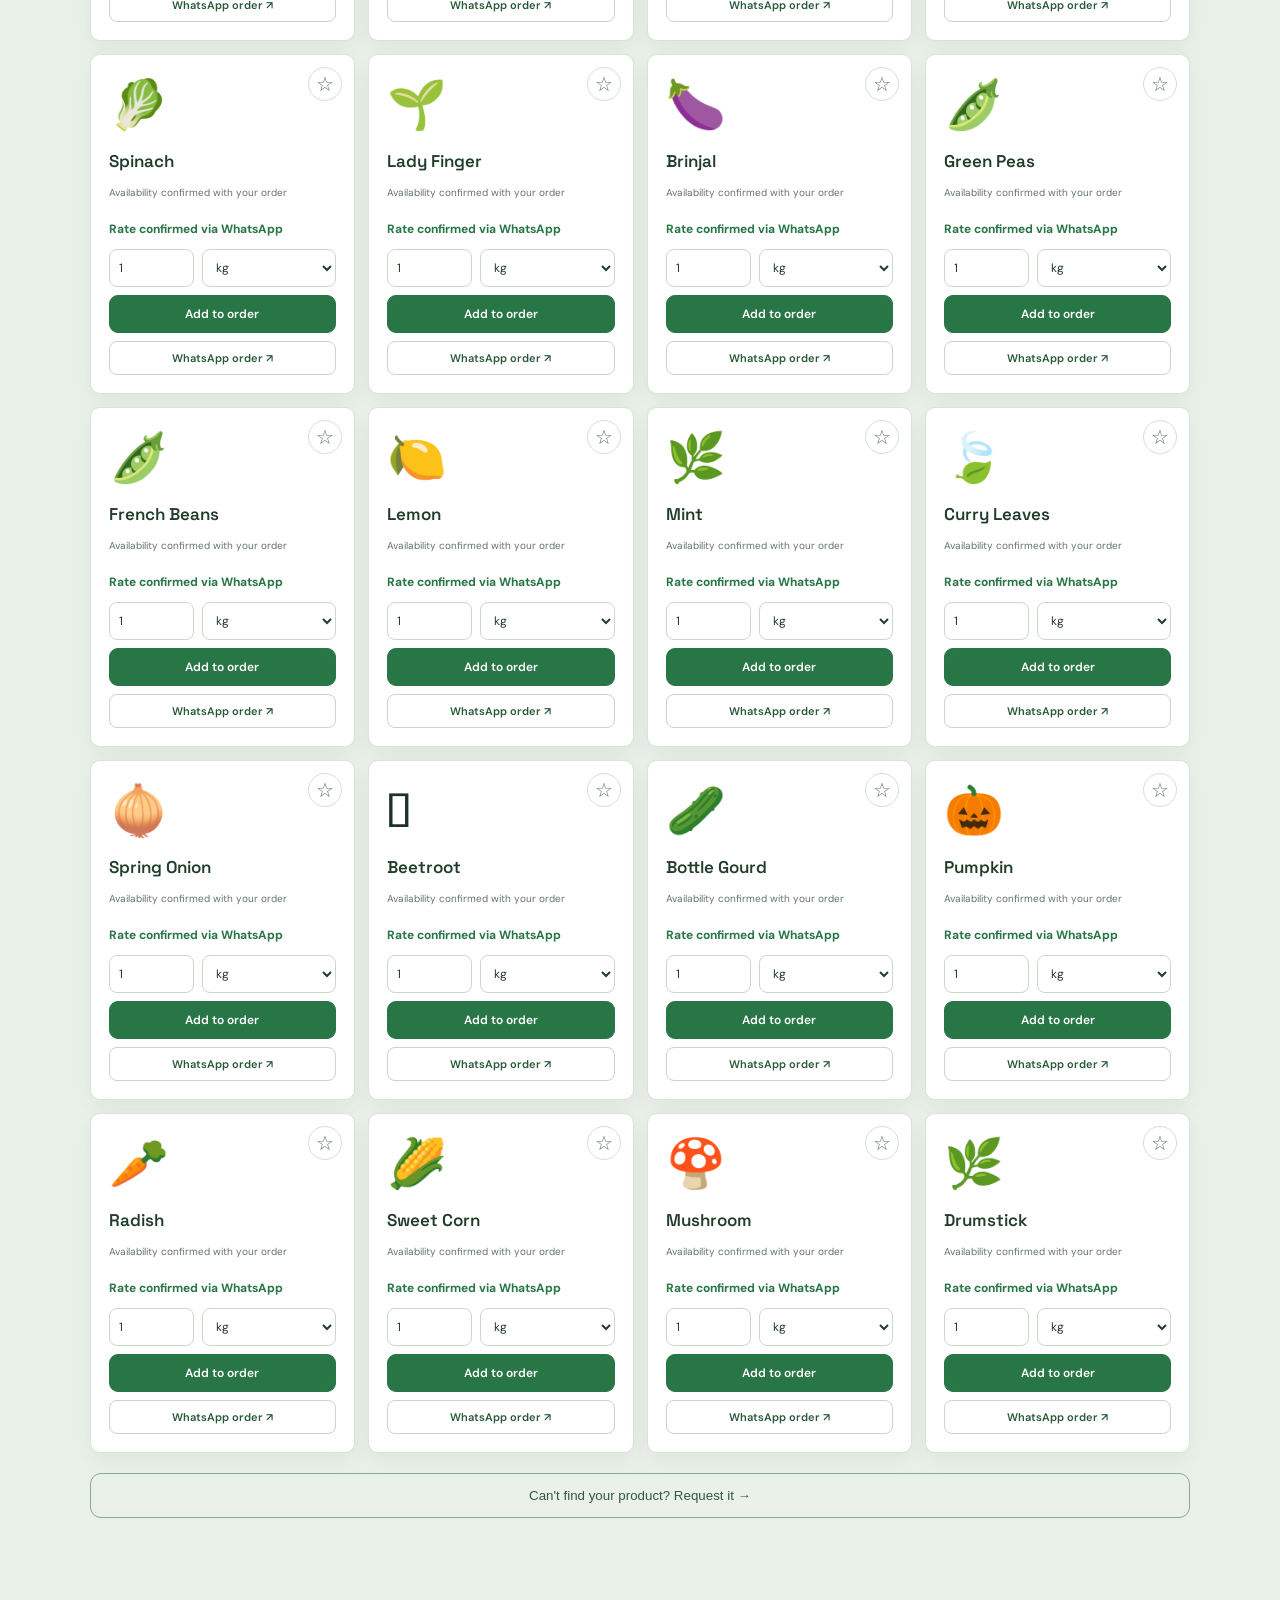
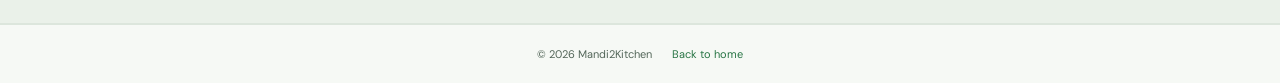
<file: Mandi2Kitchen-3D 3/products.html>
<!doctype html>
<html lang="en">
  <head>
    <meta charset="UTF-8">
    <meta name="viewport" content="width=device-width, initial-scale=1.0">
    <title>Produce Catalogue & Ordering | Mandi2Kitchen</title>
    <meta name="description" content="Browse vegetables for restaurant kitchens, build an order and send delivery details to Mandi2Kitchen.">
    <meta name="theme-color" content="#07100c">
    <meta property="og:type" content="website">
    <meta property="og:site_name" content="Mandi2Kitchen">
    <meta property="og:title" content="Produce Catalogue & Ordering | Mandi2Kitchen">
    <meta property="og:description" content="Build a restaurant produce order. Market rates are confirmed after sourcing.">
    <link rel="icon" type="image/svg+xml" href="favicon.svg">
    <link rel="preconnect" href="https://fonts.googleapis.com">
    <link rel="preconnect" href="https://fonts.gstatic.com" crossorigin>
    <link rel="stylesheet" href="styles.css">
    <link rel="stylesheet" href="visual-refresh.css">
  </head>
  <body>
    <div class="grain">
    </div>
    <header class="nav">
      <a class="brand" href="index.html#home">
        <span class="logo">M2K</span>
        <span>
          <b>Mandi2Kitchen</b>
          <small>Fresh From Mandi. Straight to Your Kitchen.</small>
        </span>
      </a>
      <nav id="siteNav">
        <a href="how-it-works.html">How It Works</a>
        <a href="#catalog">Products</a>
        <a href="service-areas.html">Service Areas</a>
        <a href="partner.html">Partner with us</a>
      </nav>
      <button class="menu-toggle" type="button" aria-label="Open navigation menu" aria-expanded="false" aria-controls="siteNav" onclick="toggleMenu()" title="Open navigation menu">
        <span>
        </span>
        <span>
        </span>
        <span>
        </span>
      </button>
      <div class="nav-actions">
        <a class="wa" href="https://wa.me/919695871673?text=Hello%20Mandi2Kitchen%2C%20I%E2%80%99m%20interested%20in%20ordering%20fresh%20produce.%0A%0AMy%20name%3A%20%5BYour%20name%5D%0ARestaurant%3A%20%5BRestaurant%20name%5D%0ADelivery%20area%3A%20%5BArea%5D%0A%0APlease%20let%20me%20know%20how%20to%20get%20started." target="_blank" rel="noopener noreferrer">WhatsApp</a>
        <button class="primary" type="button" onclick="openOrder()">Review Order <span class="order-count" id="orderCount" aria-live="polite" hidden>
          </span>
        </button>
      </div>
    </header>
    <main id="catalog">
      <section class="section products">
        <div class="section-head">
          <a class="partner-back" href="index.html">← Back to Mandi2Kitchen</a>
          <span class="eyebrow">RESTAURANT PRODUCE CATALOGUE</span>
          <h1>Build your kitchen order.</h1>
          <p>Choose products and quantities for your kitchen. Minimum order is 10 kg across items measured in kilograms; pieces, bunches, boxes and crates do not count toward that minimum. Availability and rates are confirmed in WhatsApp.</p>
        </div>
        <div class="catalog-tools">
          <label>Find a product<input id="catalogSearch" type="search" placeholder="Search vegetables…">
          </label>
          <label>Category<select id="catalogCategory">
              <option value="">All categories</option>
            </select>
          </label>
          <span id="productResults" class="catalog-results" role="status" aria-live="polite">
          </span>
        </div>
        <div class="catalog-actions">
          <button id="favoritesOnly" class="favorite-filter" type="button" aria-pressed="false">☆ Favorites</button>
          <button id="repeatLastOrder" class="repeat-order" type="button" hidden>Repeat previous order</button>
        </div>
        <div class="product-grid" id="productGrid">
        </div>
        <button class="outline wide" type="button" onclick="openRequest()">Can't find your product? Request it →</button>
      </section>
    </main>
    <div id="catalogCart" class="catalog-cart" aria-live="polite" hidden>
      <span id="catalogCartSummary">
      </span>
      <button type="button" class="catalog-clear" onclick="clearOrder()">Clear basket</button>
      <button type="button" class="primary" onclick="openOrder()">Review order →</button>
    </div>
    <div id="catalogToast" class="catalog-toast" role="status" aria-live="polite">
    </div>
    <footer class="partner-footer">
      <div class="partner-footer-inner">
        <span>© 2026 Mandi2Kitchen</span>
        <a href="index.html">Back to home</a>
      </div>
    </footer>
    <div class="modal" id="orderModal">
      <div class="modal-box">
        <button class="close" type="button" onclick="closeModal()" aria-label="Close order">×</button>
        <span class="eyebrow">FAST B2B ORDER</span>
        <h2>Build your kitchen order.</h2>
        <p class="pricing-note">Rates vary with the market. We’ll confirm availability, current unit rates, delivery details and any applicable charges in WhatsApp. Your order is not confirmed until you approve the details; final billing follows the market purchase rate.</p>
        <div class="order-lines" id="orderLines">
        </div>
        <p id="kilogramMinimumStatus" class="kilogram-minimum-status" role="status" aria-live="polite" tabindex="-1">Kilogram items: 0 kg / 10 kg minimum. Other units do not count toward the minimum.</p>
        <div class="add-line">
          <input id="customProduct" placeholder="Any product…" aria-label="Custom product">
          <input id="customQty" type="number" min="0.1" step="0.1" placeholder="Qty" aria-label="Custom product quantity">
          <select id="customUnit" aria-label="Custom product unit">
            <option>kg</option>
            <option>piece</option>
            <option>bunch</option>
            <option>box</option>
            <option>crate</option>
          </select>
          <button type="button" onclick="addLine()">Add</button>
        </div>
        <details class="order-templates">
          <summary>Saved order templates</summary>
          <p>Templates are stored only in this browser, not on a server.</p>
          <div class="order-template-save">
            <label>
              <span>Save current basket as</span>
              <input id="orderTemplateName" maxlength="40" placeholder="e.g. Daily prep">
            </label>
            <button type="button" onclick="saveOrderTemplate()">Save basket</button>
          </div>
          <div class="order-template-load">
            <label>
              <span>Choose a saved template</span>
              <select id="savedOrderTemplates">
                <option value="">No templates saved</option>
              </select>
            </label>
              <button id="loadOrderTemplateButton" type="button" onclick="loadOrderTemplate()" disabled>Load</button>
              <button id="deleteOrderTemplateButton" type="button" onclick="deleteOrderTemplate()" disabled>Delete</button>
          </div>
        </details>
        <details class="delivery-locations">
          <summary>Saved delivery locations</summary>
          <p>Save frequently used kitchens on this device. Locations are not uploaded to a server.</p>
          <div class="order-template-save">
            <label>
              <span>Save current delivery details as</span>
              <input id="deliveryLocationName" maxlength="40" placeholder="e.g. Vashi kitchen">
            </label>
            <button type="button" onclick="saveDeliveryLocation()">Save location</button>
          </div>
          <div class="order-template-load">
            <label>
              <span>Choose a saved location</span>
              <select id="savedDeliveryLocations" onchange="updateDeliveryLocationButtons()">
                <option value="">No locations saved</option>
              </select>
            </label>
            <button id="applyDeliveryLocationButton" type="button" onclick="applyDeliveryLocation()" disabled>Use location</button>
            <button id="deleteDeliveryLocationButton" type="button" onclick="deleteDeliveryLocation()" disabled>Delete</button>
          </div>
        </details>
        <div class="form-grid order-details">
          <label>
            <span>Restaurant / business name</span>
            <input id="restaurantName" autocomplete="organization" required placeholder="Business name">
          </label>
          <label>
            <span>Your name</span>
            <input id="orderContactName" autocomplete="name" required placeholder="Contact person">
          </label>
          <label>
            <span>Contact phone</span>
            <input id="orderPhone" type="tel" autocomplete="tel" inputmode="tel" required placeholder="+91 98765 43210">
          </label>
          <label>
            <span>Delivery area</span>
            <select id="orderArea" required>
              <option value="">Choose service area</option>
              <option>Mumbai</option>
              <option>Vashi</option>
              <option>Sanpada</option>
              <option>Nerul</option>
              <option>Seawoods</option>
              <option>Belapur</option>
              <option>Kharghar</option>
              <option>Airoli</option>
              <option>Panvel</option>
              <option>Thane</option>
              <option>Other / confirm availability</option>
            </select>
          </label>
          <label>
            <span>Required delivery date</span>
            <input id="orderDate" type="date" required>
          </label>
          <label>
            <span>Preferred delivery window (optional)</span>
            <select id="orderWindow">
              <option value="">No preference</option>
              <option>Early morning</option>
              <option>Morning</option>
              <option>Afternoon</option>
              <option>Evening</option>
            </select>
          </label>
          <label>
            <span>PO / kitchen reference (optional)</span>
            <input id="orderReference" maxlength="60" placeholder="PO number or kitchen name">
          </label>
          <label class="full">
            <span>Delivery address and landmark</span>
            <textarea id="orderAddress" rows="2" required placeholder="Street, building, area and landmark">
            </textarea>
          </label>
          <label class="full">
            <span>Out-of-stock preference (optional)</span>
            <select id="orderSubstitution">
              <option value="">Please confirm with me before substituting</option>
              <option>No substitutions</option>
              <option>Equivalent item only with my approval</option>
            </select>
          </label>
          <label class="full">
            <span>Receiving or delivery notes (optional)</span>
            <textarea id="orderNotes" rows="2" placeholder="Receiving hours, access instructions, or preferences">
            </textarea>
          </label>
        </div>
        <div class="remember-details">
          <label>
            <input id="rememberOrderDetails" type="checkbox">
            <span>Remember my business, billing and delivery details on this device</span>
          </label>
          <button id="forgetSavedDetails" class="forget-saved" type="button" onclick="forgetOrderDetails()" hidden>Forget saved details</button>
          <small>Only saved in this browser. Not stored on a server.</small>
        </div>
        <p class="order-policy-note">Order cutoff and requested-date availability, delivery charges, payment method, and invoice details are confirmed with you before approval.</p>
        <div class="order-footer">
          <button class="primary" type="button" onclick="sendOrder()">Request Rate Confirmation on WhatsApp →</button>
          <button class="copy-order" type="button" onclick="copyOrderSummary()">Copy order text</button>
        </div>
      </div>
    </div>
    <div class="modal" id="requestModal">
      <div class="modal-box">
        <button class="close" type="button" onclick="closeModal()" aria-label="Close request">×</button>
        <span class="eyebrow">CUSTOM PROCUREMENT</span>
        <h2>Request any vegetable.</h2>
        <p>Tell us the product, quantity and date. We will check market availability and confirm the rate.</p>
        <div class="form-grid">
          <input id="reqProduct" placeholder="Product name">
          <input id="reqQty" type="number" min="0.1" step="0.1" placeholder="Quantity">
          <select id="reqUnit">
            <option>kg</option>
            <option>piece</option>
            <option>bunch</option>
            <option>box</option>
            <option>crate</option>
          </select>
          <input id="reqDate" type="date">
          <input id="reqQuality" placeholder="Quality / size / variety">
          <textarea id="reqNotes" placeholder="Notes or special requirement">
          </textarea>
        </div>
        <button class="primary wide" type="button" onclick="sendRequest()">Request via WhatsApp →</button>
      </div>
    </div>
    <script src="app.js">
    </script>
  </body>
</html>
</file>
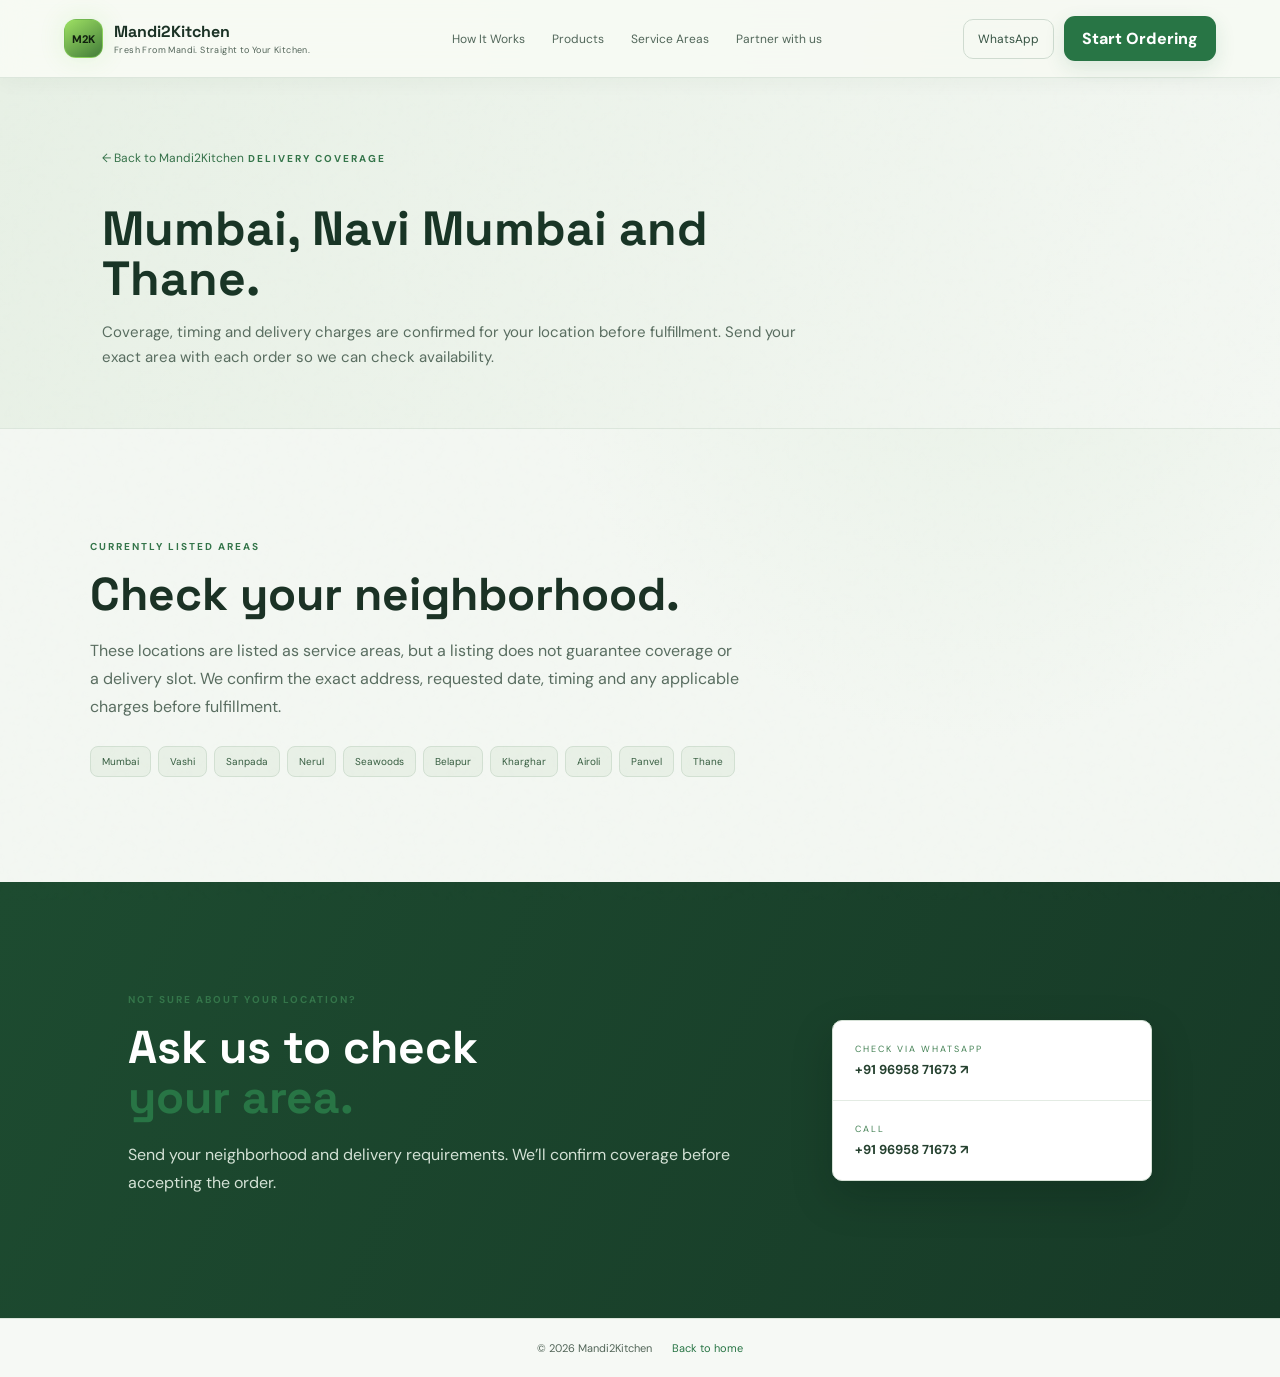
<file: Mandi2Kitchen-3D 3/service-areas.html>
<!doctype html>
<html lang="en">
  <head>
    <meta charset="UTF-8">
    <meta name="viewport" content="width=device-width, initial-scale=1.0">
    <title>Service Areas | Mandi2Kitchen</title>
    <meta name="description" content="Check Mandi2Kitchen's current restaurant produce delivery areas in Mumbai, Navi Mumbai and Thane.">
    <meta name="theme-color" content="#07100c">
    <link rel="icon" type="image/svg+xml" href="favicon.svg">
    <link rel="preconnect" href="https://fonts.googleapis.com">
    <link rel="preconnect" href="https://fonts.gstatic.com" crossorigin>
    <link rel="stylesheet" href="styles.css">
    <link rel="stylesheet" href="visual-refresh.css">
  </head>
  <body>
    <div class="grain">
    </div>
    <header class="nav">
      <a class="brand" href="index.html#home">
        <span class="logo">M2K</span>
        <span>
          <b>Mandi2Kitchen</b>
          <small>Fresh From Mandi. Straight to Your Kitchen.</small>
        </span>
      </a>
      <nav id="siteNav">
        <a href="how-it-works.html">How It Works</a>
        <a href="products.html">Products</a>
        <a href="#areas">Service Areas</a>
        <a href="partner.html">Partner with us</a>
      </nav>
      <button class="menu-toggle" type="button" aria-label="Open navigation menu" aria-expanded="false" aria-controls="siteNav" onclick="toggleMenu()" title="Open navigation menu">
        <span>
        </span>
        <span>
        </span>
        <span>
        </span>
      </button>
      <div class="nav-actions">
        <a class="wa" href="https://wa.me/919695871673?text=Hello%20Mandi2Kitchen%2C%20I%E2%80%99m%20interested%20in%20ordering%20fresh%20produce.%0A%0AMy%20name%3A%20%5BYour%20name%5D%0ARestaurant%3A%20%5BRestaurant%20name%5D%0ADelivery%20area%3A%20%5BArea%5D%0A%0APlease%20let%20me%20know%20how%20to%20get%20started." target="_blank" rel="noopener noreferrer">WhatsApp</a>
        <a class="primary order-link" href="products.html">Start Ordering</a>
      </div>
    </header>
    <main>
      <section class="partner-hero">
        <div class="partner-hero-inner">
          <a class="partner-back" href="index.html">← Back to Mandi2Kitchen</a>
          <span class="eyebrow">DELIVERY COVERAGE</span>
          <h1>Mumbai, Navi Mumbai and Thane.</h1>
          <p>Coverage, timing and delivery charges are confirmed for your location before fulfillment. Send your exact area with each order so we can check availability.</p>
        </div>
      </section>
      <section id="areas" class="section service-area-page">
        <div class="section-head">
          <span class="eyebrow">CURRENTLY LISTED AREAS</span>
          <h2>Check your neighborhood.</h2>
          <p>These locations are listed as service areas, but a listing does not guarantee coverage or a delivery slot. We confirm the exact address, requested date, timing and any applicable charges before fulfillment.</p>
        </div>
        <div class="chips">
          <span>Mumbai</span>
          <span>Vashi</span>
          <span>Sanpada</span>
          <span>Nerul</span>
          <span>Seawoods</span>
          <span>Belapur</span>
          <span>Kharghar</span>
          <span>Airoli</span>
          <span>Panvel</span>
          <span>Thane</span>
        </div>
      </section>
      <section class="contact">
        <div>
          <span class="eyebrow">NOT SURE ABOUT YOUR LOCATION?</span>
          <h2>Ask us to check<br>
            <em>your area.</em>
          </h2>
          <p>Send your neighborhood and delivery requirements. We’ll confirm coverage before accepting the order.</p>
        </div>
        <div class="contact-card">
          <a href="https://wa.me/919695871673?text=Please%20confirm%20delivery%20coverage%20for%20my%20restaurant." target="_blank" rel="noopener noreferrer">
            <small>CHECK VIA WHATSAPP</small>
            <b>+91 96958 71673 ↗</b>
          </a>
          <a href="tel:+919695871673">
            <small>CALL</small>
            <b>+91 96958 71673 ↗</b>
          </a>
        </div>
      </section>
    </main>
    <footer class="partner-footer">
      <div class="partner-footer-inner">
        <span>© 2026 Mandi2Kitchen</span>
        <a href="index.html">Back to home</a>
      </div>
    </footer>
    <script src="app.js">
    </script>
  </body>
</html>
</file>
<file: Mandi2Kitchen-3D 3/styles.css>
@import url('https://fonts.googleapis.com/css2?family=DM+Sans:wght@400;500;600;700&family=Space+Grotesk:wght@500;600;700&display=swap');
.faq-grid {
  display:grid;
  grid-template-columns:repeat(2,minmax(0,1fr));
  gap:0 32px;
  margin-top:30px
}
.faq-grid details {
  padding:18px 0;
  border-top:1px solid #ffffff18
}
.faq-grid summary {
  display:flex;
  justify-content:space-between;
  gap:18px;
  color:#e7eee8;
  font:600 15px 'Space Grotesk',sans-serif;
  list-style:none;
  cursor:pointer
}
.faq-grid summary::-webkit-details-marker {
  display:none
}
.faq-grid summary::after {
  content:'+';
  color:var(--green)
}
.faq-grid details[open] summary::after {
  content:'−'
}
.faq-grid details p {
  max-width:560px;
  margin:12px 0 0;
  color:#94a398;
  font-size:12px;
  line-height:1.7
}
@media(max-width:700px) {
  .faq-grid {
    grid-template-columns:1fr;
    gap:0
  }
}
@media(max-width:760px) {
  .admin-main .admin-form-grid {
    grid-template-columns:repeat(2,minmax(0,1fr))
  }
}
@media(max-width:560px) {
  .admin-main .admin-form-grid,.admin-main .admin-filters {
    grid-template-columns:1fr
  }
  .admin-nav-title {
    display:none
  }
  .admin-heading {
    display:block
  }
  .admin-heading h1 {
    font-size:28px
  }
  .admin-panel {
    padding:16px
  }
  .admin-panel-heading {
    align-items:flex-start
  }
  .price-account .account-signin,.price-account .account-signup-form,.catalog-tools {
    grid-template-columns:1fr
  }
}
.price-account {
  display:grid;
  grid-template-columns:1fr;
  gap:12px;
  padding:18px;
  margin:24px 0;
  border:1px solid #ffffff18;
  border-radius:8px;
  background:#0d1a14
}
.account-signin,.account-signup-form {
  display:grid;
  grid-template-columns:repeat(3,minmax(0,1fr));
  gap:12px;
  align-items:end
}
.account-signin label,.account-signup-form label,.catalog-tools label {
  display:grid;
  gap:6px;
  color:#a8b7ad;
  font-size:11px
}
.account-signin input,.account-signup-form input,.catalog-tools input,.catalog-tools select {
  width:100%;
  min-width:0;
  padding:10px;
  border:1px solid #ffffff18;
  border-radius:8px;
  background:#07110c;
  color:#dce6df;
  font:inherit;
  font-size:12px
}
.price-account p {
  margin:0;
  color:#9daea3;
  font-size:12px
}
.price-account .is-error {
  color:#ff8f8f
}
.account-signup {
  margin-top:12px;
  color:#c9e5ae;
  font-size:12px
}
.account-signup summary {
  cursor:pointer
}
.account-signup-form {
  grid-template-columns:repeat(2,minmax(0,1fr));
  margin:14px 0
}
.account-signup>p {
  margin-top:8px
}
.catalog-tools {
  display:grid;
  grid-template-columns:minmax(200px,2fr) minmax(160px,1fr);
  gap:14px;
  margin:20px 0
}
.product .price-state {
  position:static;
  display:block;
  margin-top:8px;
  color:var(--green);
  font-size:12px
}
.product .price-trend,.product .price-movement,.product .rate-disclaimer {
  display:block;
  position:static;
  margin:8px 0 0;
  font-size:10px;
  line-height:1.5
}
.product .price-trend {
  color:#b9c8be;
  white-space:nowrap
}
.product .price-movement {
  font-weight:700
}
.price-up {
  color:#8ed47b!important
}
.price-down {
  color:#ff8585!important
}
.price-flat {
  color:#b4c0b8!important
}
.product .rate-disclaimer {
  color:#7f9185;
  font-weight:400
}
.history-trigger {
  width:100%;
  margin-top:10px;
  padding:9px;
  border:1px solid #ffffff20;
  border-radius:8px;
  background:transparent;
  color:#d5f58c;
  font:inherit;
  font-size:11px;
  cursor:pointer
}
.history-trigger:hover {
  border-color:#a8e06388
}
.catalog-unconfigured {
  grid-column:1/-1;
  padding:20px;
  border:1px dashed #ffffff28;
  color:#bac8be;
  list-style:none
}
.price-history-modal .modal-box {
  width:min(520px,100%)
}
.history-values,.history-summary {
  display:grid;
  grid-template-columns:1fr auto;
  gap:0 16px
}
.history-value,.history-summary {
  padding:10px 0;
  border-bottom:1px solid #ffffff14;
  color:#aab9af;
  font-size:12px
}
.history-value strong,.history-summary strong {
  color:#f1f5ef;
  font-weight:600;
  text-align:right
}
.history-summary {
  margin-top:10px
}
.history-chart {
  display:block;
  width:100%;
  height:auto;
  margin:18px 0 8px;
  overflow:visible
}
.history-chart line {
  stroke:#ffffff26
}
.history-chart polyline {
  fill:none;
  stroke:#a8e063;
  stroke-width:2
}
.history-chart circle {
  fill:#a8e063
}
.history-chart text {
  fill:#cad5cd;
  font:10px 'DM Sans',sans-serif
}
.history-chart text:nth-of-type(-n+3) {
  fill:#f1f5ef
}
.admin-main {
  max-width:1440px;
  margin:0 auto;
  padding:42px 5% 80px
}
.admin-access {
  max-width:450px;
  margin:8vh auto;
  padding:28px;
  border:1px solid #ffffff18;
  border-radius:8px;
  background:#0d1a14
}
.admin-access h1,.admin-heading h1 {
  margin:12px 0;
  font:700 32px 'Space Grotesk',sans-serif
}
.admin-access>p,.admin-heading p {
  color:#98a79e;
  font-size:12px;
  line-height:1.6
}
.admin-login-form {
  display:grid;
  gap:13px;
  margin-top:22px
}
.admin-login-form label,.admin-form-grid label {
  display:grid;
  gap:6px;
  color:#bac8be;
  font-size:11px
}
.admin-login-form input,.admin-form-grid input,.admin-form-grid select,.admin-table select {
  min-width:0;
  padding:10px;
  border:1px solid #ffffff20;
  border-radius:7px;
  background:#07110c;
  color:#e3ebe5;
  font:inherit;
  font-size:12px
}
.admin-access .is-error,.admin-panel .is-error {
  color:#ff8989
}
.admin-nav-title {
  color:#d4e0d7;
  font:600 14px 'Space Grotesk',sans-serif
}
.admin-heading {
  display:flex;
  justify-content:space-between;
  align-items:end;
  gap:24px;
  margin-bottom:28px
}
.admin-heading h1 {
  font-size:38px
}
.admin-identity,.append-only-label {
  color:#a8e063;
  font-size:11px
}
.admin-panel {
  margin:22px 0;
  padding:22px;
  border:1px solid #ffffff16;
  border-radius:8px;
  background:#0d1a14
}
.admin-panel-heading {
  display:flex;
  justify-content:space-between;
  align-items:center;
  gap:16px;
  margin-bottom:18px
}
.admin-panel-heading h2 {
  margin:8px 0 0;
  font:600 21px 'Space Grotesk',sans-serif
}
.admin-form-grid {
  display:grid;
  grid-template-columns:repeat(3,minmax(0,1fr));
  gap:14px
}
.admin-full {
  grid-column:1/-1
}
.admin-check {
  display:flex!important;
  align-items:center;
  gap:9px!important
}
.admin-check input {
  width:16px;
  height:16px;
  accent-color:#a8e063
}
.admin-form-help {
  margin:14px 0;
  color:#91a096;
  font-size:11px;
  line-height:1.6
}
.admin-filters {
  display:grid;
  grid-template-columns:1fr 1fr 1fr;
  gap:12px;
  margin:14px 0
}
.admin-filters label {
  display:grid;
  gap:6px;
  color:#bac8be;
  font-size:11px
}
.admin-filters input,.admin-filters select {
  min-width:0;
  padding:10px;
  border:1px solid #ffffff20;
  border-radius:7px;
  background:#07110c;
  color:#e3ebe5;
  font:inherit;
  font-size:12px
}
.admin-table-wrap {
  width:100%;
  overflow-x:auto
}
.admin-table {
  width:100%;
  min-width:820px;
  border-collapse:collapse;
  text-align:left;
  font-size:11px
}
.admin-table th,.admin-table td {
  padding:12px 10px;
  border-bottom:1px solid #ffffff12;
  vertical-align:top
}
.admin-table thead th {
  color:#9eaea3;
  font-size:10px;
  font-weight:600;
  white-space:nowrap
}
.admin-table tbody th {
  font-weight:600
}
.admin-table tbody th small {
  display:block;
  margin-top:4px;
  color:#83938a;
  font-weight:400
}
.admin-price-pair {
  display:grid;
  grid-template-columns:auto auto;
  gap:4px 7px;
  white-space:nowrap
}
.admin-price-pair small {
  color:#889a8e
}
.admin-muted {
  color:#728278
}
.admin-request {
  color:#e4cc7b
}
.admin-product-name {
  color:#e6eee8
}
.admin-table select {
  max-width:110px;
  padding:7px
}
.admin-table .compact {
  margin-left:4px;
  padding:7px 9px;
  font-size:10px
}
.account-status {
  display:inline-block;
  padding:4px 7px;
  border-radius:12px;
  background:#ffffff12
}
.account-active {
  color:#9be18c
}
.account-pending {
  color:#e9ce7a
}
.account-suspended {
  color:#ff8888
}
.order-link,.hero-cta a.primary {
  display:inline-flex;
  align-items:center;
  text-decoration:none
}
.partner-hero {
  padding:68px 8% 42px;
  border-bottom:1px solid #ffffff0d
}
.partner-hero-inner {
  max-width:1120px;
  margin:0 auto
}
.partner-hero h1 {
  max-width:760px;
  margin:18px 0 14px;
  font:700 48px/1.05 'Space Grotesk',sans-serif;
  color:var(--text)
}
.partner-hero p {
  max-width:700px;
  color:var(--muted);
  font-size:15px;
  line-height:1.7
}
.partner-back {
  display:inline-block;
  margin-bottom:20px;
  color:#bed99f;
  text-decoration:none;
  font-size:12px
}
.partner-layout {
  max-width:1240px;
  margin:0 auto;
  padding:48px 8% 90px;
  display:grid;
  grid-template-columns:minmax(0,1.55fr) minmax(250px,.75fr);
  gap:64px;
  align-items:start
}
.partner-form {
  padding:26px;
  border:1px solid #ffffff16;
  border-radius:8px;
  background:#0d1a14
}
.partner-form h2 {
  margin:10px 0 8px;
  font:600 25px 'Space Grotesk',sans-serif
}
.partner-form>p {
  margin:0;
  color:#94a398;
  font-size:12px;
  line-height:1.6
}
.partner-fields {
  display:grid;
  grid-template-columns:repeat(2,minmax(0,1fr));
  gap:14px;
  margin:22px 0
}
.partner-fields label {
  display:grid;
  gap:7px;
  min-width:0;
  color:#b8c7bc;
  font-size:11px
}
.partner-fields label>span {
  display:block
}
.partner-fields .partner-full {
  grid-column:1/-1
}
.partner-fields input,.partner-fields select,.partner-fields textarea {
  width:100%;
  min-width:0;
  padding:12px;
  border:1px solid #ffffff18;
  border-radius:8px;
  background:#07110c;
  color:#dce6df;
  font:inherit;
  font-size:13px
}
.partner-fields textarea {
  min-height:82px;
  resize:vertical
}
.partner-fields input:focus,.partner-fields select:focus,.partner-fields textarea:focus {
  outline:2px solid #a8e06388;
  outline-offset:1px
}
.partner-form button {
  width:100%
}
.partner-privacy {
  margin-top:12px!important;
  font-size:11px!important
}
.partner-aside {
  position:sticky;
  top:105px;
  padding:8px 0 0 24px;
  border-left:1px solid #ffffff18
}
.partner-aside h2 {
  margin:10px 0 22px;
  font:600 20px 'Space Grotesk',sans-serif
}
.partner-steps {
  list-style:none;
  margin:0;
  padding:0
}
.partner-steps li {
  display:grid;
  grid-template-columns:34px 1fr;
  gap:10px;
  padding:14px 0;
  border-top:1px solid #ffffff12
}
.partner-steps li>span {
  color:var(--green);
  font:600 13px 'Space Grotesk',sans-serif
}
.partner-steps b {
  font-size:13px
}
.partner-steps p {
  margin:5px 0 0;
  color:#94a398;
  font-size:11px;
  line-height:1.6
}
.partner-rate-note {
  margin-top:24px;
  padding-top:18px;
  border-top:1px solid #ffffff18;
  color:#a8b7ad;
  font-size:12px;
  line-height:1.7
}
.partner-rate-note strong {
  color:var(--green)
}
.partner-footer {
  padding:22px 8%;
  border-top:1px solid #ffffff10;
  color:#7f9185;
  font-size:11px
}
.partner-footer-inner {
  max-width:1120px;
  margin:0 auto;
  display:flex;
  justify-content:space-between;
  gap:20px
}
.partner-footer a {
  color:#bed99f;
  text-decoration:none
}
@media(max-width:950px) {
  .partner-layout {
    grid-template-columns:1fr;
    gap:34px
  }
  .partner-aside {
    position:static;
    padding:22px 0 0;
    border-left:0;
    border-top:1px solid #ffffff18
  }
}
@media(max-width:560px) {
  .partner-hero {
    padding:38px 5% 28px
  }
  .partner-hero h1 {
    font-size:34px
  }
  .partner-layout {
    padding:28px 5% 64px
  }
  .partner-form {
    padding:18px
  }
  .partner-fields {
    grid-template-columns:1fr;
    gap:12px
  }
  .partner-fields .partner-full {
    grid-column:auto
  }
  .partner-footer {
    padding:20px 5%
  }
  .partner-footer-inner {
    flex-direction:column
  }
}
html {
  overflow-x:clip
}
.modal-box .pricing-note {
  margin:10px 0 16px;
  padding:10px 12px;
  border-left:2px solid var(--green);
  border-radius:0 8px 8px 0;
  background:#a8e0630a;
  color:#b8c7bc;
  font-size:12px;
  line-height:1.5
}
.order-details label {
  display:grid;
  gap:6px;
  min-width:0;
  color:var(--muted);
  font-size:11px
}
.order-details label>span {
  display:block
}
.order-details .full {
  grid-column:1/-1
}
.order-details label textarea {
  grid-column:auto;
  min-height:64px
}
.order-count {
  display:inline-grid;
  place-items:center;
  min-width:20px;
  height:20px;
  margin-left:5px;
  padding:0 5px;
  border-radius:20px;
  background:#10200c;
  color:#d5f58c;
  font-size:10px;
  vertical-align:middle
}
.scene .crate {
  animation:crateFloat3d 5.5s ease-in-out infinite;
  transform:rotateX(calc(54deg + var(--tilt-y,0deg))) rotateY(var(--tilt-x,0deg)) rotateZ(-7deg)
}
.scene .produce {
  font-size:68px;
  transform-style:preserve-3d;
  text-shadow:0 12px 16px #0008
}
.scene .p1 {
  transform:translateZ(92px) rotate(-14deg)
}
.scene .p2 {
  transform:translateZ(118px) rotate(12deg)
}
.scene .p3 {
  transform:translateZ(78px) rotate(-8deg)
}
.scene .p4 {
  transform:translateZ(106px) rotate(15deg)
}
.scene .p5 {
  transform:translateZ(128px) rotate(-10deg)
}
@keyframes crateFloat3d {
  50% {
    transform:rotateX(calc(54deg + var(--tilt-y,0deg))) rotateY(var(--tilt-x,0deg)) rotateZ(-7deg) translateY(-18px)
  }
}
@media(prefers-reduced-motion:reduce) {
  .scene .crate,.scene .produce,.orbit {
    animation:none!important
  }
  .scene .crate {
    transform:rotateX(54deg) rotateZ(-7deg)
  }
}
.menu-toggle {
  display:none;
  width:42px;
  height:42px;
  padding:0;
  border:1px solid #ffffff20;
  border-radius:9px;
  background:#0d1a14;
  place-content:center;
  gap:5px;
  cursor:pointer
}
.menu-toggle span {
  display:block;
  width:17px;
  height:2px;
  border-radius:2px;
  background:var(--text);
  transition:transform .2s,opacity .2s
}
.menu-toggle[aria-expanded=true] span:first-child {
  transform:translateY(3.5px) rotate(45deg)
}
.menu-toggle[aria-expanded=true] span:nth-child(2) {
  opacity:0
}
.menu-toggle[aria-expanded=true] span:last-child {
  transform:translateY(-3.5px) rotate(-45deg)
}
@media(max-width:950px) {
  .menu-toggle {
    display:grid
  }
  .nav nav.mobile-open {
    position:absolute;
    top:78px;
    left:0;
    right:0;
    display:flex;
    flex-direction:column;
    gap:0;
    padding:8px 5% 18px;
    background:#07100cf5;
    border-bottom:1px solid #ffffff16;
    box-shadow:0 20px 30px #0008
  }
  .nav nav.mobile-open a {
    padding:13px 0;
    border-bottom:1px solid #ffffff0d;
    color:#dce6df
  }
  .nav nav.mobile-open a:last-child {
    border-bottom:0
  }
}
.products .product {
  min-height:0;
  display:flex;
  flex-direction:column;
  align-items:flex-start
}
.products .product .price {
  position:static;
  display:block;
  margin-top:auto;
  padding-top:12px
}
.catalog-controls {
  display:grid;
  grid-template-columns:85px minmax(0,1fr);
  gap:8px;
  width:100%;
  margin-top:12px
}
.catalog-controls input,.catalog-controls select {
  width:100%;
  min-width:0;
  padding:9px;
  background:#07110c;
  border:1px solid #ffffff20;
  border-radius:8px;
  color:var(--text);
  font:inherit;
  font-size:12px
}
.catalog-controls .add-product {
  grid-column:1/-1;
  padding:10px;
  border:1px solid #a8e06366;
  border-radius:9px;
  background:#a8e063;
  color:#10200c;
  font:600 12px 'DM Sans',sans-serif;
  cursor:pointer
}
.catalog-controls .add-product:hover {
  background:#d5f58c
}
:root {
  --bg:#07100c;
  --panel:#0d1a14;
  --line:#20362a;
  --text:#f1f5ef;
  --muted:#9eaca2;
  --green:#a8e063;
  --green2:#6fc44a;
  --lime:#d5f58c
}
* {
  box-sizing:border-box
}
html {
  scroll-behavior:smooth
}
body {
  margin:0;
  background:radial-gradient(circle at 80% 10%,#153422 0,#07100c 32%),var(--bg);
  color:var(--text);
  font-family:'DM Sans',sans-serif;
  overflow-x:hidden
}
.grain {
  position:fixed;
  inset:0;
  pointer-events:none;
  opacity:.035;
  background-image:url("data:image/svg+xml,%3Csvg viewBox='0 0 160 160' xmlns='http://www.w3.org/2000/svg'%3E%3Cfilter id='n'%3E%3CfeTurbulence type='fractalNoise' baseFrequency='.8' numOctaves='4' stitchTiles='stitch'/%3E%3C/filter%3E%3Crect width='100%25' height='100%25' filter='url(%23n)' opacity='.6'/%3E%3C/svg%3E");
  z-index:20
}
.nav {
  height:78px;
  display:flex;
  align-items:center;
  justify-content:space-between;
  padding:0 5%;
  border-bottom:1px solid #ffffff0b;
  position:sticky;
  top:0;
  z-index:30;
  background:#07100cd9;
  backdrop-filter:blur(16px)
}
.brand {
  display:flex;
  gap:11px;
  align-items:center;
  color:var(--text);
  text-decoration:none
}
.brand .logo {
  width:39px;
  height:39px;
  display:grid;
  place-items:center;
  border:1px solid #8bd85d88;
  border-radius:12px;
  background:linear-gradient(145deg,#9ee063,#427c39);
  color:#10200e;
  font-weight:800;
  font-size:11px;
  box-shadow:0 0 25px #82db5830
}
.brand b {
  display:block;
  font-family:'Space Grotesk';
  font-size:16px
}
.brand small {
  display:block;
  color:#7f9185;
  font-size:9px;
  margin-top:2px;
  letter-spacing:.4px
}
nav {
  display:flex;
  gap:27px
}
nav a {
  color:#aab8ae;
  text-decoration:none;
  font-size:12px
}
nav a:hover {
  color:#fff
}
.nav-actions {
  display:flex;
  gap:10px;
  align-items:center
}
.wa,.secondary {
  color:#d7e3da;
  text-decoration:none;
  font-size:12px
}
.wa {
  border:1px solid #ffffff18;
  border-radius:10px;
  padding:11px 14px
}
.primary {
  border:0;
  background:var(--green);
  color:#10200c;
  font-weight:800;
  border-radius:11px;
  padding:12px 18px;
  cursor:pointer;
  box-shadow:0 8px 30px #a8e06322
}
.primary:hover {
  transform:translateY(-1px)
}
.xl {
  padding:15px 22px
}
.secondary {
  border:1px solid #ffffff18;
  padding:14px 18px;
  border-radius:11px
}
.hero {
  min-height:700px;
  padding:70px 7% 50px;
  display:grid;
  grid-template-columns:1fr 1fr;
  align-items:center;
  gap:30px;
  position:relative
}
.eyebrow {
  font-size:10px;
  letter-spacing:2px;
  color:#8faa98;
  font-weight:700
}
.eyebrow i {
  display:inline-block;
  width:7px;
  height:7px;
  border-radius:50%;
  background:var(--green);
  box-shadow:0 0 12px var(--green);
  margin-right:8px
}
.hero h1 {
  font:700 clamp(45px,5.4vw,78px)/.98 'Space Grotesk';
  letter-spacing:-4px;
  margin:22px 0
}
.hero h1 em,.section h2 em,.quote-section h2 em,.contact h2 em {
  font-style:normal;
  color:var(--green)
}
.hero p {
  max-width:570px;
  color:#aab8ae;
  line-height:1.75;
  font-size:15px
}
.hero-cta {
  display:flex;
  gap:10px;
  align-items:center;
  margin:29px 0
}
.trust {
  display:flex;
  gap:20px;
  flex-wrap:wrap;
  color:#788b7e;
  font-size:10px
}
.scene {
  height:540px;
  position:relative;
  perspective:1100px;
  display:grid;
  place-items:center
}
.orbit {
  position:absolute;
  border:1px solid #a8e0631e;
  border-radius:50%;
  transform:rotateX(67deg);
  animation:spin 15s linear infinite
}
.orbit1 {
  width:450px;
  height:450px
}
.orbit2 {
  width:330px;
  height:330px;
  animation-duration:10s;
  animation-direction:reverse
}
.crate {
  width:290px;
  height:210px;
  position:relative;
  transform:rotateX(54deg) rotateZ(-7deg);
  transform-style:preserve-3d;
  animation:float 5s ease-in-out infinite;
  filter:drop-shadow(0 35px 35px #0008)
}
.crate-top {
  position:absolute;
  inset:0 0 90px 0;
  background:linear-gradient(145deg,#a4db70,#4e873f);
  transform:translateZ(65px);
  border:8px solid #315a30;
  border-radius:18px;
  display:flex;
  align-items:center;
  justify-content:space-around;
  color:#142414
}
.crate-top span {
  font:700 22px 'Space Grotesk'
}
.crate-top b {
  font-size:10px;
  border:1px solid #183918;
  padding:5px 8px
}
.crate-front {
  position:absolute;
  width:290px;
  height:115px;
  top:95px;
  background:repeating-linear-gradient(90deg,#365f35 0 12px,#527d43 12px 25px);
  border:8px solid #294d2b;
  border-radius:0 0 18px 18px;
  transform:translateZ(0)
}
.crate-side {
  position:absolute;
  width:115px;
  height:115px;
  right:-57px;
  top:95px;
  background:#315a31;
  border:8px solid #294d2b;
  transform:skewY(32deg) rotateY(58deg)
}
.produce {
  position:absolute;
  font-size:65px;
  filter:drop-shadow(0 9px 8px #0008);
  z-index:4
}
.p1 {
  left:28px;
  top:25px
}
.p2 {
  left:90px;
  top:2px
}
.p3 {
  left:145px;
  top:23px
}
.p4 {
  left:205px;
  top:8px
}
.p5 {
  left:125px;
  top:56px
}
.float-card {
  position:absolute;
  background:#0d1b14d9;
  border:1px solid #ffffff15;
  border-radius:14px;
  padding:12px 14px;
  display:flex;
  gap:9px;
  align-items:center;
  backdrop-filter:blur(12px);
  box-shadow:0 15px 45px #0005
}
.float-card b {
  font-size:13px;
  display:block
}
.float-card small {
  font-size:9px;
  color:#8b9b91;
  display:block;
  margin-top:3px
}
.card1 {
  top:90px;
  right:2%
}
.card2 {
  bottom:95px;
  left:2%
}
.card3 {
  right:8%;
  bottom:35px
}
.dot {
  width:9px;
  height:9px;
  border-radius:50%;
  display:block
}
.green {
  background:var(--green);
  box-shadow:0 0 10px var(--green)
}
.ticker {
  height:72px;
  border-block:1px solid #ffffff0b;
  display:flex;
  align-items:center;
  justify-content:space-around;
  color:#6e8175;
  font-size:10px;
  letter-spacing:2px
}
.section {
  padding:105px 7%
}
.section-head {
  max-width:700px
}
.section h2,.quote-section h2,.contact h2 {
  font:700 clamp(38px,4.5vw,62px)/1 'Space Grotesk';
  letter-spacing:-2.5px;
  margin:15px 0 18px
}
.section-head p,.service-copy p,.quote-section p,.contact p {
  color:#94a398;
  line-height:1.75;
  max-width:650px
}
.steps {
  display:grid;
  grid-template-columns:repeat(4,1fr);
  gap:13px;
  margin-top:55px
}
.steps article {
  min-height:290px;
  background:linear-gradient(145deg,#102018,#0b1510);
  border:1px solid #ffffff0d;
  border-radius:20px;
  padding:23px;
  position:relative;
  overflow:hidden
}
.steps article:after {
  content:'';
  position:absolute;
  width:160px;
  height:160px;
  border-radius:50%;
  background:#a8e06308;
  right:-60px;
  bottom:-60px
}
.steps b {
  color:#718278;
  font-size:10px
}
.steps span {
  font-size:38px;
  display:block;
  margin:42px 0 20px
}
.steps h3 {
  font:600 21px 'Space Grotesk';
  margin:0 0 9px
}
.steps p {
  color:#7f9186;
  font-size:12px;
  line-height:1.6
}
.products {
  background:#09140f;
  border-block:1px solid #ffffff08
}
.product-grid {
  display:grid;
  grid-template-columns:repeat(4,1fr);
  gap:13px;
  margin:45px 0 20px
}
.product {
  border:1px solid #ffffff0d;
  background:#0e1b15;
  border-radius:18px;
  padding:18px;
  min-height:200px;
  position:relative;
  transition:.3s
}
.product:hover {
  transform:translateY(-5px);
  border-color:#a8e06355
}
.product .emoji {
  font-size:48px
}
.product h3 {
  margin:14px 0 4px;
  font:600 17px 'Space Grotesk'
}
.product p {
  font-size:10px;
  color:#788b80
}
.product .price {
  position:absolute;
  right:16px;
  bottom:18px;
  color:var(--green);
  font-weight:700;
  font-size:12px
}
.outline {
  background:transparent;
  border:1px solid #a8e06366;
  color:#cce8b4;
  padding:14px 20px;
  border-radius:11px;
  cursor:pointer
}
.wide {
  width:100%
}
.quote-section {
  padding:110px 10%;
  display:grid;
  grid-template-columns:1fr 1fr;
  gap:80px;
  align-items:center;
  background:radial-gradient(circle at 10% 50%,#23432966,transparent 45%)
}
.quote-panel {
  background:#0c1812;
  border:1px solid #ffffff0e;
  border-radius:20px;
  overflow:hidden;
  box-shadow:0 30px 80px #0005
}
.quote-row,.quote-total {
  padding:19px 22px;
  border-bottom:1px solid #ffffff0b;
  display:grid;
  grid-template-columns:1.3fr .8fr 1fr;
  align-items:center;
  font-size:12px
}
.quote-row b {
  font-weight:500;
  color:#d5dfd8
}
.quote-row i {
  font-style:normal;
  color:#8fd05e;
  text-align:right
}
.quote-total {
  border:0;
  display:flex;
  justify-content:space-between
}
.quote-total strong {
  color:var(--green);
  font-size:11px
}
.service {
  display:grid;
  grid-template-columns:1.15fr .85fr;
  gap:90px;
  align-items:center
}
.service-map {
  height:440px;
  border:1px solid #ffffff0d;
  border-radius:25px;
  background:radial-gradient(circle at 48% 42%,#244c2e,#0c1912 50%,#08100c);
  position:relative;
  overflow:hidden;
  transform:rotateX(8deg);
  box-shadow:inset 0 0 100px #0008
}
.map-glow {
  position:absolute;
  inset:15%;
  border:1px dashed #a8e06320;
  border-radius:45%;
  transform:rotate(-20deg)
}
.pin {
  position:absolute;
  color:var(--green);
  font-size:25px;
  text-shadow:0 0 18px var(--green);
  animation:pulse 2s infinite
}
.pin small {
  display:block;
  color:#b8c6bc;
  font-size:10px;
  text-shadow:none;
  margin-top:-5px
}
.mumbai {
  left:20%;
  bottom:23%
}
.navi {
  left:48%;
  bottom:34%
}
.thane {
  right:20%;
  top:25%
}
.route {
  position:absolute;
  height:1px;
  background:linear-gradient(90deg,transparent,var(--green),transparent);
  transform-origin:left;
  opacity:.5
}
.r1 {
  width:210px;
  left:27%;
  bottom:30%;
  transform:rotate(-20deg)
}
.r2 {
  width:180px;
  left:50%;
  bottom:43%;
  transform:rotate(-55deg)
}
.chips {
  display:flex;
  flex-wrap:wrap;
  gap:7px;
  margin-top:25px
}
.chips span {
  border:1px solid #ffffff12;
  background:#0e1a14;
  padding:8px 11px;
  border-radius:8px;
  font-size:10px;
  color:#9bad9f
}
.metrics {
  display:grid;
  grid-template-columns:1fr 1fr;
  gap:80px;
  background:#0a130e
}
.metric-grid {
  display:grid;
  grid-template-columns:1fr 1fr;
  gap:1px;
  background:#ffffff0d
}
.metric-grid div {
  padding:30px;
  background:#0a130e
}
.metric-grid strong {
  display:block;
  font:600 30px 'Space Grotesk';
  color:var(--green)
}
.metric-grid span {
  display:block;
  color:#819187;
  font-size:10px;
  margin-top:7px
}
.contact {
  padding:105px 10%;
  display:flex;
  justify-content:space-between;
  align-items:center;
  gap:40px;
  background:linear-gradient(110deg,#193723,#0c1811)
}
.contact-card {
  min-width:320px;
  border:1px solid #ffffff16;
  border-radius:18px;
  overflow:hidden;
  background:#07100ccc
}
.contact-card a {
  display:block;
  padding:22px;
  text-decoration:none;
  border-bottom:1px solid #ffffff0b
}
.contact-card a:last-child {
  border:0
}
.contact-card small {
  display:block;
  color:#7f9386;
  font-size:9px;
  letter-spacing:2px
}
.contact-card b {
  display:block;
  color:#eaf1eb;
  margin-top:6px;
  font-size:13px
}
footer {
  padding:28px 6%;
  display:flex;
  justify-content:space-between;
  align-items:center;
  color:#65756b;
  font-size:9px;
  border-top:1px solid #ffffff0a
}
.modal {
  position:fixed;
  inset:0;
  background:#000b;
  backdrop-filter:blur(10px);
  z-index:100;
  display:none;
  align-items:center;
  justify-content:center;
  padding:20px
}
.modal.show {
  display:flex
}
.modal-box {
  width:min(720px,100%);
  max-height:90vh;
  overflow:auto;
  background:#0d1a14;
  border:1px solid #ffffff18;
  border-radius:22px;
  padding:28px;
  position:relative;
  box-shadow:0 30px 100px #000
}
.close {
  position:absolute;
  right:18px;
  top:15px;
  background:none;
  border:0;
  color:#b9c6bd;
  font-size:28px;
  cursor:pointer
}
.modal-box h2 {
  font:600 30px 'Space Grotesk';
  margin:12px 0
}
.modal-box p {
  color:#899a90;
  font-size:12px;
  line-height:1.6
}
.order-lines {
  margin:20px 0
}
.line {
  display:grid;
  grid-template-columns:1fr 100px 70px 35px;
  gap:8px;
  margin-bottom:8px
}
.line input,.add-line input,.add-line select,.order-footer input,.form-grid input,.form-grid select,.form-grid textarea {
  background:#07110c;
  border:1px solid #ffffff14;
  color:#dce6df;
  padding:12px;
  border-radius:9px;
  outline:0;
  width:100%
}
.line button {
  background:#ffffff0d;
  border:0;
  color:#a7b6ad;
  border-radius:8px
}
.add-line {
  display:grid;
  grid-template-columns:1fr 90px 100px 70px;
  gap:8px
}
.add-line button {
  border:1px solid #a8e06366;
  background:transparent;
  color:#bfe69e;
  border-radius:9px
}
.order-templates,.delivery-locations {
  margin:16px 0;
  padding:14px;
  border:1px solid #ffffff18;
  border-radius:9px;
  background:#0b1710
}
.order-templates summary,.delivery-locations summary {
  color:#dce6df;
  font-size:13px;
  font-weight:600;
  cursor:pointer
}
.order-templates>p,.delivery-locations>p {
  margin:8px 0 0;
  font-size:11px
}
.kilogram-minimum-status {
  margin:12px 0;
  padding:10px 12px;
  border-left:2px solid #df7957;
  background:#df79570d;
  color:#d4b5a8;
  font-size:12px;
  line-height:1.6
}
.kilogram-minimum-status.is-met {
  border-left-color:#287545;
  background:#28754512;
  color:#b9d6bc
}
.order-policy-note {
  margin:14px 0 0;
  color:#8fa196;
  font-size:11px;
  line-height:1.6
}
.order-template-save,.order-template-load {
  display:grid;
  grid-template-columns:minmax(0,1fr) auto;
  gap:9px;
  align-items:end;
  margin-top:12px
}
.order-template-load {
  grid-template-columns:minmax(0,1fr) auto auto
}
.order-template-save label,.order-template-load label {
  display:grid;
  gap:6px;
  min-width:0;
  color:#a8b7ad;
  font-size:11px
}
.order-template-save input,.order-template-load select {
  width:100%;
  min-width:0;
  padding:10px;
  border:1px solid #ffffff18;
  border-radius:8px;
  background:#07110c;
  color:#dce6df;
  font:inherit;
  font-size:12px
}
.order-template-save button,.order-template-load button {
  min-height:38px;
  padding:8px 12px;
  border:1px solid #ffffff22;
  border-radius:8px;
  background:#12251a;
  color:#dce6df;
  font:600 11px 'DM Sans',sans-serif;
  cursor:pointer
}
.order-template-save button:hover,.order-template-load button:hover:not(:disabled) {
  border-color:#a8e06388
}
.order-template-save button:disabled,.order-template-load button:disabled {
  opacity:.5;
  cursor:not-allowed
}
.order-footer {
  display:flex;
  gap:8px;
  margin-top:15px
}
.order-footer input {
  flex:1
}
.form-grid {
  display:grid;
  grid-template-columns:1fr 1fr;
  gap:10px;
  margin:20px 0
}
.form-grid textarea {
  grid-column:1/-1;
  min-height:90px;
  resize:vertical
}
.form-grid input:first-child {
  grid-column:span 2
}
@keyframes float {
  50% {
    transform:rotateX(54deg) rotateZ(-7deg) translateY(-15px)
  }
}
@keyframes spin {
  to {
    transform:rotateX(67deg) rotateZ(360deg)
  }
}
@keyframes pulse {
  50% {
    transform:scale(1.12);
    text-shadow:0 0 30px var(--green)
  }
}
@media(max-width:950px) {
  nav {
    display:none
  }
  .hero,.quote-section,.service,.metrics {
    grid-template-columns:1fr
  }
  .hero {
    padding-top:55px
  }
  .scene {
    height:470px
  }
  .steps {
    grid-template-columns:1fr 1fr
  }
  .product-grid {
    grid-template-columns:1fr 1fr
  }
  .contact {
    display:block
  }
  .contact-card {
    margin-top:35px
  }
  .ticker {
    overflow:hidden;
    gap:35px;
    justify-content:flex-start;
    padding:0 5%;
    white-space:nowrap
  }
  .ticker div {
    flex:0 0 auto
  }
}
@media(max-width:560px) {
  .nav {
    padding:0 4%
  }
  .nav-actions .wa {
    display:none
  }
  .hero {
    padding:45px 5% 20px
  }
  .hero h1 {
    font-size:43px;
    letter-spacing:-2.5px
  }
  .hero-cta {
    flex-direction:column;
    align-items:stretch
  }
  .scene {
    transform:scale(.82);
    margin:-35px -40px
  }
  .steps,.product-grid {
    grid-template-columns:1fr
  }
  .section,.quote-section,.contact {
    padding:75px 5%
  }
  .quote-section {
    gap:35px
  }
  .service {
    gap:35px
  }
  .service-map {
    height:330px
  }
  .contact-card {
    min-width:0
  }
  .order-footer,.add-line {
    grid-template-columns:1fr;
    display:grid
  }
  .order-template-save,.order-template-load {
    grid-template-columns:1fr
  }
  .line {
    grid-template-columns:1fr 80px 65px 35px
  }
  .form-grid {
    grid-template-columns:1fr
  }
  .form-grid input:first-child {
    grid-column:auto
  }
}
</file>
<file: Mandi2Kitchen-3D 3/visual-refresh.css>
:root {
  --bg:#f3f7f2;
  --panel:#ffffff;
  --line:#d7e2d8;
  --text:#1b3225;
  --muted:#596d60;
  --green:#287545;
  --green2:#1f613b;
  --lime:#e2f3ad;
  --accent:#df7957
}
body {
  background:radial-gradient(ellipse at 76% 6%,#e4efe2 0,transparent 36%),#f3f7f2;
  color:var(--text)
}
.grain {
  opacity:.012
}
.nav {
  background:#f7faf4ed;
  border-bottom-color:#dce6dc;
  box-shadow:0 4px 20px #1833230a
}
.brand,.brand b {
  color:var(--text)
}
.brand small {
  color:#526458
}
nav a {
  color:#52675a
}
nav a:hover,.partner-back:hover {
  color:var(--green)
}
.wa,.secondary {
  color:#355242
}
.wa {
  border-color:#cfdbd0
}
.menu-toggle {
  background:#fff;
  border-color:#d4dfd5
}
.menu-toggle span {
  background:var(--text)
}
.primary {
  background:var(--green);
  color:#fff;
  box-shadow:0 7px 20px #28754524
}
.primary:hover {
  background:var(--green2)
}
.outline {
  border-color:#8eaa94;
  color:#315841
}
.outline:hover {
  background:#eaf2ea
}
.hero {
  background:transparent
}
.hero h1,.hero .hero-copy h1 {
  color:#193526;
  letter-spacing:0;
  line-height:1.03
}
.hero h1 em {
  color:#3c8050
}
.hero-copy>p,.section-head p,.service-copy p,.quote-section p,.contact p,.partner-hero p {
  color:#596d60
}
.eyebrow {
  color:#34754a
}
.hero .eyebrow i {
  background:var(--accent);
  box-shadow:0 0 0 4px #df79571c
}
.trust {
  color:#53685b
}
.scene {
  isolation:isolate
}
.scene:before {
  content:'';
  position:absolute;
  z-index:-1;
  inset:8% 4%;
  border-radius:48%;
  background:radial-gradient(ellipse,#dfecdc 0,rgba(223,236,220,.64) 35%,transparent 72%)
}
.orbit {
  border-color:#4f89543a
}
.float-card {
  border-color:#ffffffa8;
  box-shadow:0 15px 45px #142d1c20
}
.float-card,.float-card b {
  color:#f1f5ef
}
.float-card small {
  color:#c0cec3
}
.float-card .truck {
  color:#e2f3ad
}
.ticker {
  border-block-color:#dce6dc;
  color:#64766a
}
.section {
  color:var(--text)
}
.section h2,.quote-section h2,.contact h2 {
  font-size:46px;
  line-height:1.08;
  letter-spacing:0;
  color:var(--text)
}
.section-head {
  max-width:760px
}
.products {
  background:#eaf1e9;
  border-block-color:#dce6dc
}
.product {
  background:#fff;
  border-color:#d8e3d9;
  border-radius:10px;
  box-shadow:0 8px 22px #203c2710
}
.product:hover {
  border-color:#77a780;
  box-shadow:0 14px 30px #203c2718
}
.product h3 {
  color:#203c2a;
  letter-spacing:0
}
.product p {
  color:#637468
}
.product .price {
  color:#287545
}
.catalog-tools input,.catalog-tools select,.catalog-controls input,.catalog-controls select {
  background:#fff;
  border-color:#cad8cc;
  color:#243d2d
}
.catalog-tools label {
  color:#425a49
}
.catalog-results {
  color:#526458
}
.catalog-actions {
  display:flex;
  flex-wrap:wrap;
  gap:10px;
  margin:14px 0
}
.favorite-filter,.repeat-order {
  padding:9px 13px;
  border:1px solid #c6d8c8;
  border-radius:8px;
  background:#fff;
  color:#315841;
  font:600 12px 'DM Sans',sans-serif;
  cursor:pointer
}
.favorite-filter[aria-pressed=true] {
  background:#e7f1e4;
  border-color:#77a780;
  color:#245536
}
.repeat-order {
  background:#edf5e9
}
.favorite-toggle {
  position:absolute;
  top:12px;
  right:12px;
  z-index:2;
  width:34px;
  height:34px;
  border:1px solid #d4e0d4;
  border-radius:50%;
  background:#fff;
  color:#607569;
  font-size:20px;
  line-height:1;
  cursor:pointer
}
.favorite-toggle.is-favorite {
  color:#bc6c2c;
  border-color:#e7c8a9
}
.product .emoji {
  padding-right:34px
}
.catalog-cart {
  display:none;
  position:fixed;
  z-index:29;
  left:50%;
  bottom:16px;
  transform:translateX(-50%);
  align-items:center;
  gap:12px;
  width:min(700px,calc(100% - 28px));
  padding:12px 14px;
  border:1px solid #ffffff24;
  border-radius:12px;
  background:#1d4b30;
  color:#fff;
  box-shadow:0 12px 36px #112b1b42
}
.catalog-cart.is-visible {
  display:flex
}
.catalog-cart>span {
  flex:1;
  font-size:13px;
  font-weight:600
}
.catalog-clear {
  padding:9px 11px;
  border:1px solid #ffffff40;
  border-radius:8px;
  background:transparent;
  color:#f0f5ef;
  font:600 11px 'DM Sans',sans-serif;
  cursor:pointer
}
.catalog-cart .primary {
  padding:10px 14px;
  background:#e2f3ad;
  color:#1b3225;
  white-space:nowrap
}
.catalog-toast {
  position:fixed;
  z-index:50;
  left:50%;
  bottom:88px;
  transform:translate(-50%,12px);
  padding:10px 16px;
  border-radius:22px;
  background:#203b2b;
  color:#fff;
  font-size:12px;
  opacity:0;
  pointer-events:none;
  transition:opacity .18s,transform .18s
}
.catalog-toast.is-visible {
  transform:translate(-50%,0);
  opacity:1
}
.catalog-controls .add-product {
  background:#287545;
  border-color:#287545;
  color:#fff
}
.catalog-controls .quick-order {
  grid-column:1/-1;
  padding:9px;
  border:1px solid #c4d7c8;
  border-radius:8px;
  background:#fff;
  color:#285a39;
  font:600 11px 'DM Sans',sans-serif;
  cursor:pointer
}
.catalog-controls .quick-order:hover {
  background:#eef5eb;
  border-color:#81a989
}
.catalog-controls .add-product:hover {
  background:#1f613b
}
.history-trigger {
  color:#287545;
  border-color:#c6d8c8
}
.steps article {
  background:linear-gradient(145deg,#fff,#f4f8f3);
  border-color:#d8e3d9;
  border-radius:10px;
  box-shadow:0 8px 24px #203c2709
}
.steps article:after {
  background:radial-gradient(circle,#dbead9,transparent 68%);
  opacity:.58
}
.steps article>b,.steps article>span {
  color:#34794b
}
.steps article h3 {
  color:#203c2a;
  letter-spacing:0
}
.steps article p {
  color:#607265
}
.quote-section {
  background:radial-gradient(ellipse at 14% 50%,#e5efe3,transparent 52%)
}
.quote-panel {
  background:#fff;
  border-color:#d7e2d8;
  border-radius:10px;
  box-shadow:0 12px 34px #17321f10
}
.quote-row {
  border-bottom-color:#e2e9e2;
  color:#223b2c
}
.quote-row span,.quote-row i {
  color:#64776a
}
.quote-row b {
  color:#243c2c
}
.quote-total {
  color:#52675a
}
.quote-total strong {
  color:#287545
}
.service-map {
  background:radial-gradient(ellipse,#e1eddf,transparent 70%)
}
.chips span {
  background:#e8f0e6;
  border-color:#d2e0d2;
  color:#365d40
}
.metrics {
  background:#fff;
  border-block:1px solid #e0e8e0
}
.metric-grid>div {
  background:#f3f7f2;
  border-color:#dce6dc;
  border-radius:10px
}
.metric-grid strong {
  color:#287545
}
.metric-grid span {
  color:#607265
}
.faq-grid details {
  border-top-color:#d7e2d8
}
.faq-grid summary {
  color:#264231
}
.faq-grid details p {
.faq-grid details p a {
  color:var(--green2);
  font-weight:700
}
  color:#5d7063
}
.contact {
  background:linear-gradient(115deg,#1d4b30,#173a27);
  color:#fff
}
.contact h2 {
  color:#fff
}
.contact p {
  color:#d4e2d6
}
.contact-card {
  background:#fff;
  border-color:#d5e1d6;
  border-radius:10px;
  box-shadow:0 16px 40px #07150d35
}
.contact-card a {
  border-bottom-color:#e3ebe3;
  color:#25412f
}
.contact-card a b {
  color:#25412f
}
.contact-card a:hover {
  background:#f2f7f0
}
.contact-card a small {
  color:#438154
}
footer,.partner-footer {
  background:#f6f9f5;
  border-top-color:#dce6dc;
  color:#536659
}
.partner-footer a {
  color:#287545
}
.partner-hero {
  background:linear-gradient(110deg,#e7f0e5,#f3f7f2);
  border-bottom-color:#dce6dc
}
.partner-hero h1 {
  color:#193526;
  letter-spacing:0;
  line-height:1.05
}
.partner-back {
  color:#36724a
}
.home-page .hero-copy {
  animation:homeRise .75s cubic-bezier(.2,.75,.25,1) both
}
.home-page .scene {
  animation:homeSceneEnter .9s cubic-bezier(.2,.75,.25,1) .12s both
}
.home-page .ticker>div {
  animation:homeRise .5s ease both
}
.home-page .ticker>div:nth-child(1) {
  animation-delay:.18s
}
.home-page .ticker>div:nth-child(2) {
  animation-delay:.24s
}
.home-page .ticker>div:nth-child(3) {
  animation-delay:.3s
}
.home-page .ticker>div:nth-child(4) {
  animation-delay:.36s
}
.home-page .ticker>div:nth-child(5) {
  animation-delay:.42s
}
.home-page .ticker>div:nth-child(6) {
  animation-delay:.48s
}
.home-page .ticker>div:nth-child(7) {
  animation-delay:.54s
}
.home-page.home-reveal-ready [data-home-reveal] {
  opacity:0;
  transform:translateY(22px);
  transition:opacity .65s ease,transform .65s cubic-bezier(.2,.75,.25,1)
}
.home-page.home-reveal-ready [data-home-reveal].is-revealed {
  opacity:1;
  transform:translateY(0)
}
.home-page.home-reveal-ready .metric-grid>div,
.home-page.home-reveal-ready .faq-grid>details {
  opacity:0;
  transform:translateY(10px);
  transition:opacity .45s ease,transform .45s ease
}
.home-page.home-reveal-ready .metric-grid.is-revealed>div,
.home-page.home-reveal-ready .faq-grid.is-revealed>details {
  opacity:1;
  transform:translateY(0)
}
.home-page.home-reveal-ready .metric-grid>div,
.home-page.home-reveal-ready .faq-grid>details {
  transition-delay:.08s
}
.home-page.home-reveal-ready .metric-grid>div:nth-child(2),
.home-page.home-reveal-ready .faq-grid>details:nth-child(2) {
  transition-delay:.16s
}
.home-page.home-reveal-ready .metric-grid>div:nth-child(3),
.home-page.home-reveal-ready .faq-grid>details:nth-child(3) {
  transition-delay:.24s
}
.home-page.home-reveal-ready .metric-grid>div:nth-child(4),
.home-page.home-reveal-ready .faq-grid>details:nth-child(4) {
  transition-delay:.32s
}
@keyframes homeRise {
  from {
    opacity:0;
    transform:translateY(18px)
  }
  to {
    opacity:1;
    transform:translateY(0)
  }
}
@keyframes homeSceneEnter {
  from {
    opacity:0;
    transform:translateY(12px) scale(.97)
  }
  to {
    opacity:1;
    transform:translateY(0) scale(1)
  }
}
.how-it-works-page .partner-hero-inner,
.how-it-works-page #process .section-head,
.how-it-works-page .quote-section>div:first-child {
  animation:howWorksRise .65s cubic-bezier(.2,.75,.25,1) both
}
.how-it-works-page #process .section-head {
  animation-delay:.12s
}
.how-it-works-page .steps article {
  animation:howWorksRise .6s cubic-bezier(.2,.75,.25,1) both;
  transition:transform .2s ease,box-shadow .2s ease,border-color .2s ease
}
.how-it-works-page .steps article:nth-child(1) {
  animation-delay:.18s
}
.how-it-works-page .steps article:nth-child(2) {
  animation-delay:.27s
}
.how-it-works-page .steps article:nth-child(3) {
  animation-delay:.36s
}
.how-it-works-page .steps article:nth-child(4) {
  animation-delay:.45s
}
.how-it-works-page .steps article:hover {
  transform:translateY(-4px);
  border-color:#9aba9d;
  box-shadow:0 14px 30px #203c2716
}
.how-it-works-page .quote-section>div:first-child {
  animation-delay:.12s
}
.how-it-works-page .quote-panel {
  animation:howWorksSlide .7s cubic-bezier(.2,.75,.25,1) .22s both
}
.how-it-works-page .quote-row,
.how-it-works-page .quote-total {
  animation:howWorksRise .45s ease both
}
.how-it-works-page .quote-row:nth-child(1) {
  animation-delay:.32s
}
.how-it-works-page .quote-row:nth-child(2) {
  animation-delay:.4s
}
.how-it-works-page .quote-row:nth-child(3) {
  animation-delay:.48s
}
.how-it-works-page .quote-total {
  animation-delay:.56s
}
@keyframes howWorksRise {
  from {
    opacity:0;
    transform:translateY(16px)
  }
  to {
    opacity:1;
    transform:translateY(0)
  }
}
@keyframes howWorksSlide {
  from {
    opacity:0;
    transform:translateX(16px)
  }
  to {
    opacity:1;
    transform:translateX(0)
  }
}
.partner-form,.partner-aside {
  background:#fff;
  border-color:#d8e3d9;
  color:var(--text)
}
.partner-form {
  box-shadow:0 12px 36px #203c2710
}
.partner-form h2,.partner-aside h2 {
  color:#213b2b;
  letter-spacing:0
}
.partner-form>p,.partner-steps p,.partner-rate-note {
  color:#5d7163
}
.partner-fields label {
  color:#435a49
}
.partner-fields input,.partner-fields select,.partner-fields textarea {
  background:#f7faf6;
  border-color:#cbd9cc;
  color:#233c2d
}
.partner-steps li {
  border-top-color:#e1e9e1
}
.partner-steps b {
  color:#274331
}
.partner-steps li>span,.partner-rate-note strong {
  color:#287545
}
.order-count {
  background:#1d4b30;
  color:#fff
}
.order-count[hidden] {
  display:none
}
.modal {
  background:#102016a8
}
.modal-box {
  background:#fff;
  border-color:#d7e2d8;
  border-radius:12px;
  box-shadow:0 30px 90px #10261935;
  color:#213b2b
}
.modal-box h2 {
  color:#1f3728;
  letter-spacing:0
}
.modal-box p {
  color:#596d60
}
.modal-box .pricing-note {
  border-left-color:#438154;
  background:#eef5ec;
  color:#435a49
}
.order-footer {
  flex-wrap:wrap
}
.order-footer .copy-order {
  padding:11px 14px;
  border:1px solid #c5d7c8;
  border-radius:9px;
  background:#fff;
  color:#2b5839;
  font:600 12px 'DM Sans',sans-serif;
  cursor:pointer
}
.order-footer .copy-order:hover {
  background:#edf5e9
}
.remember-details {
  display:flex;
  flex-wrap:wrap;
  align-items:center;
  gap:10px 16px;
  margin:14px 0;
  color:#52685a
}
.remember-details label {
  display:flex;
  align-items:center;
  gap:8px;
  font-size:12px;
  cursor:pointer
}
.remember-details input {
  width:16px;
  height:16px;
  accent-color:#287545
}
.remember-details small {
  flex-basis:100%;
  color:#66796c;
  font-size:10px
}
.forget-saved {
  padding:7px 10px;
  border:1px solid #c5d7c8;
  border-radius:8px;
  background:#fff;
  color:#315841;
  font:600 11px 'DM Sans',sans-serif;
  cursor:pointer
}
.forget-saved[hidden] {
  display:none
}
.line input,.add-line input,.add-line select,.order-footer input,.form-grid input,.form-grid select,.form-grid textarea {
  background:#f7faf6;
  border-color:#cad8cc;
  color:#263d2e
}
.line button {
  background:#edf3ec;
  color:#365842
}
.add-line button {
  border-color:#91ad96;
  color:#2c6340
}
.close {
  color:#435b49
}
.order-details label,.partner-fields label>span {
  color:#52685a
}
.partner-privacy {
  color:#627568!important
}
input:focus,select:focus,textarea:focus,button:focus-visible,a:focus-visible,summary:focus-visible {
  outline:3px solid #df795580;
  outline-offset:2px
}
@media(max-width:760px) {
  .section h2,.quote-section h2,.contact h2 {
    font-size:38px
  }
}
@media(max-width:560px) {
  .hero h1,.hero .hero-copy h1 {
    font-size:40px;
    letter-spacing:0
  }
  .section h2,.quote-section h2,.contact h2 {
    font-size:34px
  }
  .partner-hero h1 {
    font-size:34px
  }
  .catalog-tools {
    gap:10px
  }
  .catalog-cart {
    bottom:10px;
    gap:8px;
    padding:9px
  }
  .catalog-cart>span {
    font-size:11px
  }
  .catalog-clear,.catalog-cart .primary {
    padding:9px;
    font-size:10px
  }
  .catalog-toast {
    bottom:76px
  }
  .order-footer .copy-order {
    width:100%
  }
}
@media(prefers-reduced-motion:reduce) {
  *,*:before,*:after {
    scroll-behavior:auto!important;
    animation-duration:.01ms!important;
    animation-iteration-count:1!important;
    transition-duration:.01ms!important
  }
}
</file>
